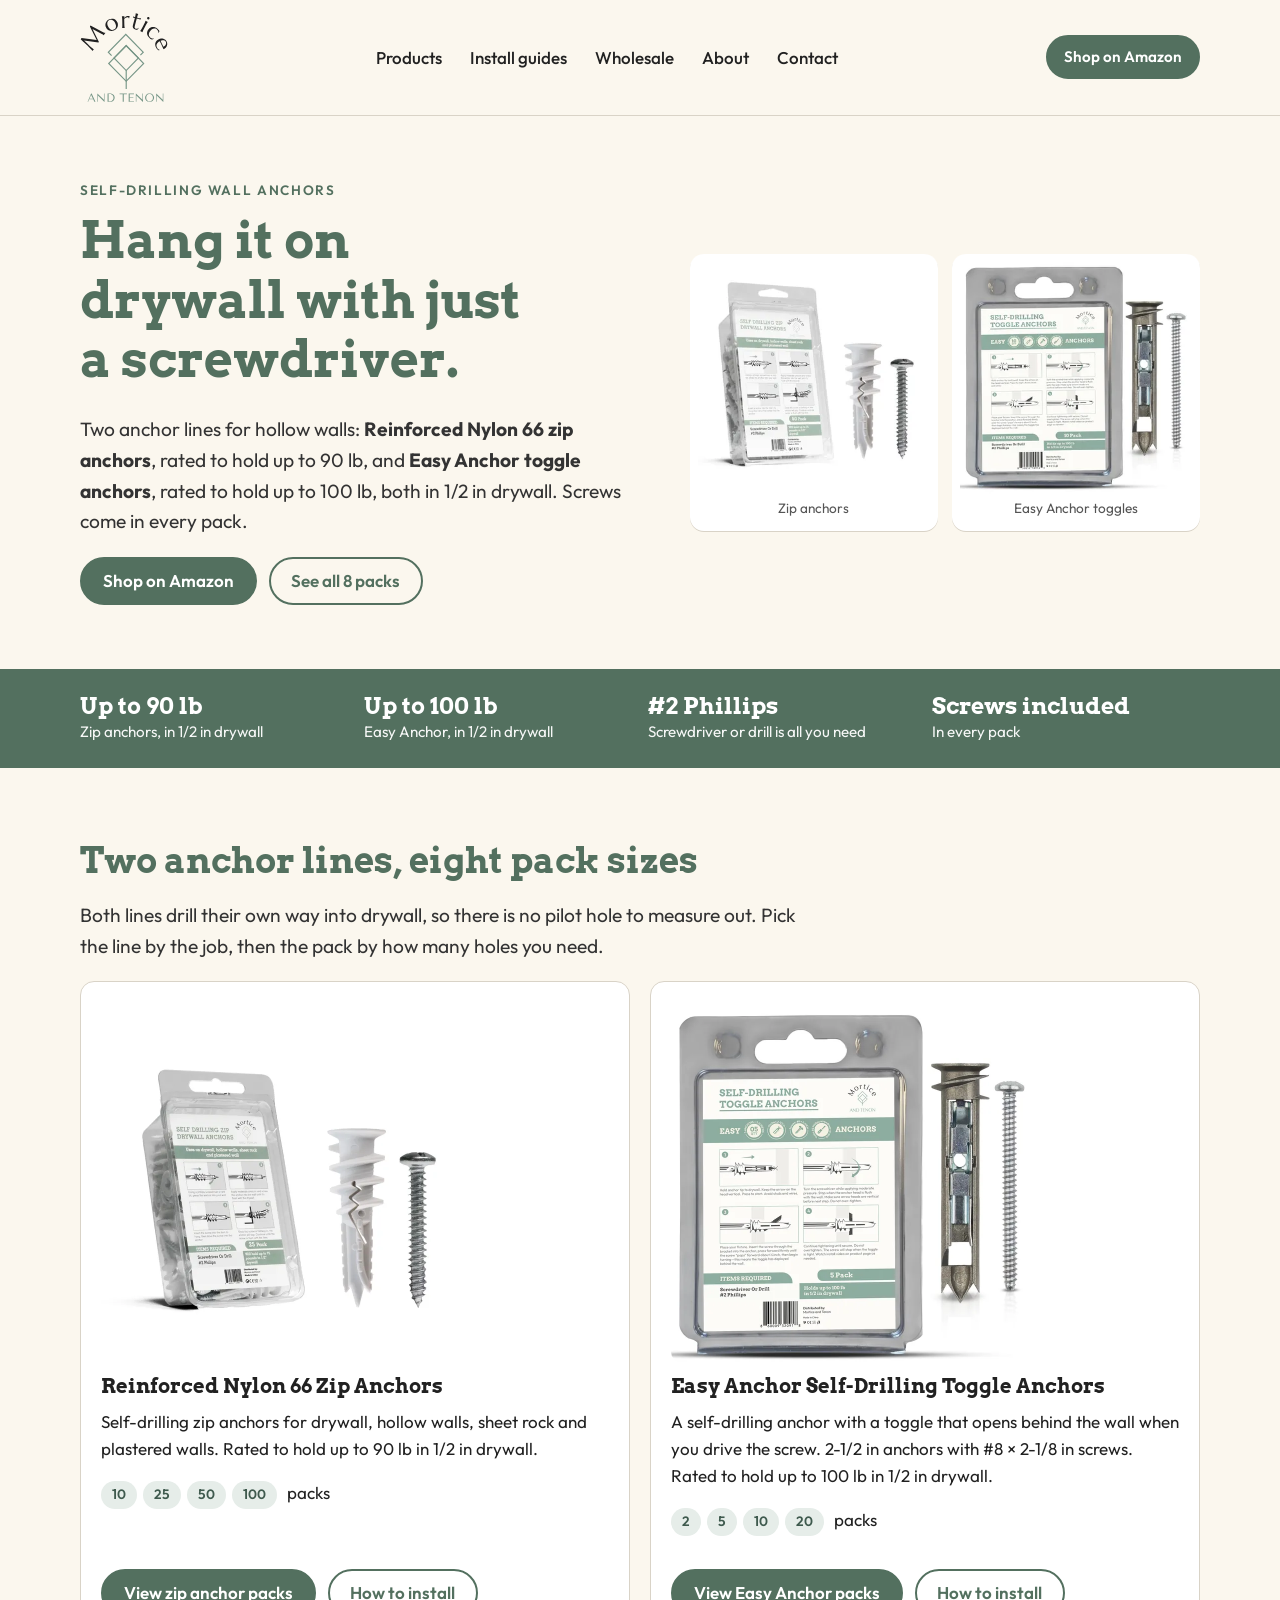
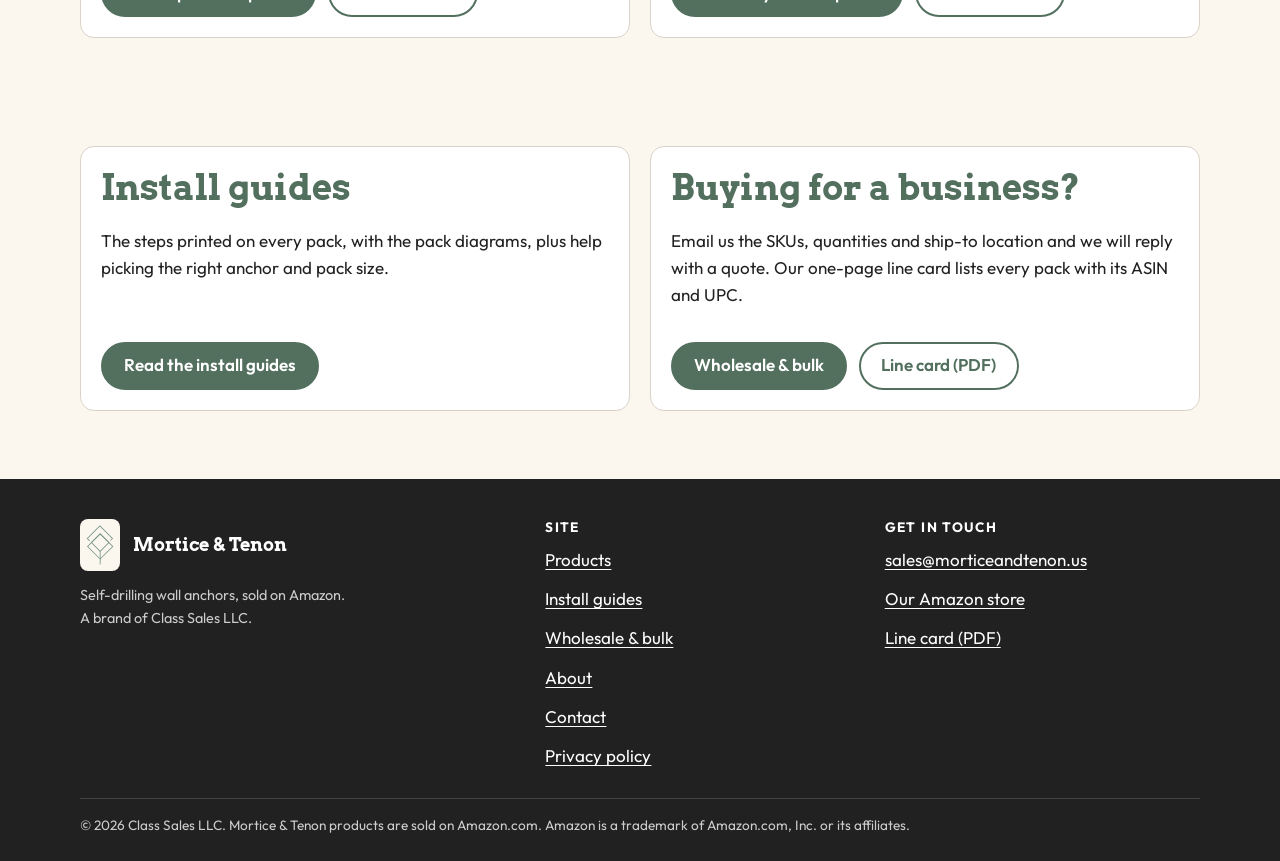
<file: docs/index.html>
<!doctype html>
<html lang="en">
<head>
<meta charset="utf-8">
<meta name="viewport" content="width=device-width, initial-scale=1">
<title>Mortice &amp; Tenon | Self-drilling drywall anchors</title>
<meta name="description" content="Reinforced Nylon 66 zip anchors (up to 90 lb) and Easy Anchor self-drilling toggle anchors (up to 100 lb) for 1/2 in drywall. Screws included. Sold on Amazon.">
<link rel="canonical" href="https://morticeandtenon.us/">
<meta property="og:type" content="website">
<meta property="og:site_name" content="Mortice &amp; Tenon">
<meta property="og:title" content="Mortice &amp; Tenon | Self-drilling drywall anchors">
<meta property="og:description" content="Reinforced Nylon 66 zip anchors (up to 90 lb) and Easy Anchor self-drilling toggle anchors (up to 100 lb) for 1/2 in drywall. Screws included. Sold on Amazon.">
<meta property="og:url" content="https://morticeandtenon.us/">
<meta property="og:image" content="https://morticeandtenon.us/assets/img/og-card.jpg">
<meta property="og:image:width" content="1200">
<meta property="og:image:height" content="630">
<meta property="og:image:alt" content="Mortice and Tenon logo with a zip anchor pack and an Easy Anchor toggle pack">
<meta name="twitter:card" content="summary_large_image">
<meta name="theme-color" content="#fbf7ee">
<link rel="icon" href="favicon.ico" sizes="48x48">
<link rel="icon" href="favicon.svg" type="image/svg+xml">
<link rel="apple-touch-icon" href="apple-touch-icon.png">
<link rel="preload" href="assets/fonts/arvo-bold.woff2" as="font" type="font/woff2" crossorigin>
<link rel="preload" href="assets/fonts/outfit-var.woff2" as="font" type="font/woff2" crossorigin>
<link rel="stylesheet" href="assets/css/site.css">
<script type="application/ld+json">
{"@context":"https://schema.org","@type":"Organization","name":"Mortice & Tenon","legalName":"Class Sales LLC","url":"https://morticeandtenon.us/","logo":"https://morticeandtenon.us/assets/img/icon-512.png","email":"sales@morticeandtenon.us","sameAs":["https://www.amazon.com/stores/MorticeandTenon/page/23B660B1-6647-4219-BD65-AD7AA288E650"]}
</script>
</head>
<body>
<a class="skip" href="#main">Skip to content</a>
<header class="site-header">
  <div class="wrap header-inner">
    <a class="brand" href="./"><img src="assets/img/logo.svg" alt="Mortice and Tenon, home" width="88" height="91"></a>
    <nav class="site-nav" aria-label="Main">
      <ul>
        <li><a href="products/">Products</a></li>
        <li><a href="install/">Install guides</a></li>
        <li><a href="wholesale/">Wholesale</a></li>
        <li><a href="about/">About</a></li>
        <li><a href="contact/">Contact</a></li>
      </ul>
    </nav>
    <a class="btn btn-small" href="https://www.amazon.com/stores/MorticeandTenon/page/23B660B1-6647-4219-BD65-AD7AA288E650">Shop on Amazon</a>
  </div>
</header>
<main id="main">
  <section class="hero">
    <div class="wrap hero-grid">
      <div>
        <p class="eyebrow">Self-drilling wall anchors</p>
        <h1>Hang it on drywall with just a screwdriver.</h1>
        <p class="lead">Two anchor lines for hollow walls: <strong>Reinforced Nylon 66 zip anchors</strong>, rated to hold up to 90&nbsp;lb, and <strong>Easy Anchor toggle anchors</strong>, rated to hold up to 100&nbsp;lb, both in 1/2&nbsp;in drywall. Screws come in every pack.</p>
        <div class="btn-row">
          <a class="btn" href="https://www.amazon.com/stores/MorticeandTenon/page/23B660B1-6647-4219-BD65-AD7AA288E650">Shop on Amazon</a>
          <a class="btn btn-ghost" href="products/">See all 8 packs</a>
        </div>
      </div>
      <div class="hero-shots">
        <figure><img src="assets/img/products/zip-50-360.webp" srcset="assets/img/products/zip-50-360.webp 360w, assets/img/products/zip-50-720.webp 720w" sizes="(min-width: 900px) 250px, 45vw" width="360" height="360" alt="Zip drywall anchors 50 pack with one anchor and screw" fetchpriority="high"><figcaption>Zip anchors</figcaption></figure>
        <figure><img src="assets/img/products/ea-10-360.webp" srcset="assets/img/products/ea-10-360.webp 360w, assets/img/products/ea-10-720.webp 720w" sizes="(min-width: 900px) 250px, 45vw" width="360" height="360" alt="Easy Anchor self-drilling toggle anchors 10 pack with one anchor and screw"><figcaption>Easy Anchor toggles</figcaption></figure>
      </div>
    </div>
  </section>

  <section class="band" aria-label="Key facts">
    <ul class="facts wrap">
      <li><strong>Up to 90 lb</strong><span>Zip anchors, in 1/2 in drywall</span></li>
      <li><strong>Up to 100 lb</strong><span>Easy Anchor, in 1/2 in drywall</span></li>
      <li><strong>#2 Phillips</strong><span>Screwdriver or drill is all you need</span></li>
      <li><strong>Screws included</strong><span>In every pack</span></li>
    </ul>
  </section>

  <section class="section">
    <div class="wrap">
      <h2>Two anchor lines, eight pack sizes</h2>
      <p class="lead">Both lines drill their own way into drywall, so there is no pilot hole to measure out. Pick the line by the job, then the pack by how many holes you need.</p>
      <div class="grid-2">
        <article class="card line-card">
          <img src="assets/img/products/zip-25-360.webp" srcset="assets/img/products/zip-25-360.webp 360w, assets/img/products/zip-25-720.webp 720w" sizes="(min-width: 640px) 45vw, 90vw" width="360" height="360" alt="Zip drywall anchors 25 pack with one anchor and screw" loading="lazy" decoding="async">
          <h3>Reinforced Nylon 66 Zip Anchors</h3>
          <p>Self-drilling zip anchors for drywall, hollow walls, sheet rock and plastered walls. Rated to hold up to 90&nbsp;lb in 1/2&nbsp;in drywall.</p>
          <p><span class="tag">10</span><span class="tag">25</span><span class="tag">50</span><span class="tag">100</span> packs</p>
          <div class="btn-row">
            <a class="btn" href="products/#zip-anchors">View zip anchor packs</a>
            <a class="btn btn-ghost" href="install/#zip-anchors">How to install</a>
          </div>
        </article>
        <article class="card line-card">
          <img src="assets/img/products/ea-5-360.webp" srcset="assets/img/products/ea-5-360.webp 360w, assets/img/products/ea-5-720.webp 720w" sizes="(min-width: 640px) 45vw, 90vw" width="360" height="360" alt="Easy Anchor self-drilling toggle anchors 5 pack with one anchor and screw" loading="lazy" decoding="async">
          <h3>Easy Anchor Self-Drilling Toggle Anchors</h3>
          <p>A self-drilling anchor with a toggle that opens behind the wall when you drive the screw. 2-1/2&nbsp;in anchors with #8&nbsp;&times;&nbsp;2-1/8&nbsp;in screws. Rated to hold up to 100&nbsp;lb in 1/2&nbsp;in drywall.</p>
          <p><span class="tag">2</span><span class="tag">5</span><span class="tag">10</span><span class="tag">20</span> packs</p>
          <div class="btn-row">
            <a class="btn" href="products/#easy-anchor">View Easy Anchor packs</a>
            <a class="btn btn-ghost" href="install/#easy-anchor">How to install</a>
          </div>
        </article>
      </div>
    </div>
  </section>

  <section class="section-tight">
    <div class="wrap grid-2">
      <div class="card">
        <h2>Install guides</h2>
        <p>The steps printed on every pack, with the pack diagrams, plus help picking the right anchor and pack size.</p>
        <div class="btn-row"><a class="btn" href="install/">Read the install guides</a></div>
      </div>
      <div class="card">
        <h2>Buying for a business?</h2>
        <p>Email us the SKUs, quantities and ship-to location and we will reply with a quote. Our one-page line card lists every pack with its ASIN and UPC.</p>
        <div class="btn-row">
          <a class="btn" href="wholesale/">Wholesale &amp; bulk</a>
          <a class="btn btn-ghost" href="downloads/mortice-and-tenon-line-card.pdf">Line card (PDF)</a>
        </div>
      </div>
    </div>
  </section>
</main>
<footer class="site-footer">
  <div class="wrap footer-grid">
    <div>
      <div class="footer-brand"><img class="mark" src="assets/img/mark.svg" alt="" width="40" height="56"><b>Mortice &amp; Tenon</b></div>
      <p class="small" style="color:#ccc;margin-top:0.8rem">Self-drilling wall anchors, sold on Amazon.<br>A brand of Class Sales LLC.</p>
    </div>
    <nav aria-label="Footer">
      <h2>Site</h2>
      <ul>
        <li><a href="products/">Products</a></li>
        <li><a href="install/">Install guides</a></li>
        <li><a href="wholesale/">Wholesale &amp; bulk</a></li>
        <li><a href="about/">About</a></li>
        <li><a href="contact/">Contact</a></li>
        <li><a href="privacy/">Privacy policy</a></li>
      </ul>
    </nav>
    <div>
      <h2>Get in touch</h2>
      <ul>
        <li><a href="mailto:sales@morticeandtenon.us">sales@morticeandtenon.us</a></li>
        <li><a href="https://www.amazon.com/stores/MorticeandTenon/page/23B660B1-6647-4219-BD65-AD7AA288E650">Our Amazon store</a></li>
        <li><a href="downloads/mortice-and-tenon-line-card.pdf">Line card (PDF)</a></li>
      </ul>
    </div>
  </div>
  <div class="wrap fine">
    <p style="margin:0">&copy; 2026 Class Sales LLC. Mortice &amp; Tenon products are sold on Amazon.com. Amazon is a trademark of Amazon.com, Inc. or its affiliates.</p>
  </div>
</footer>
</body>
</html>
</file>
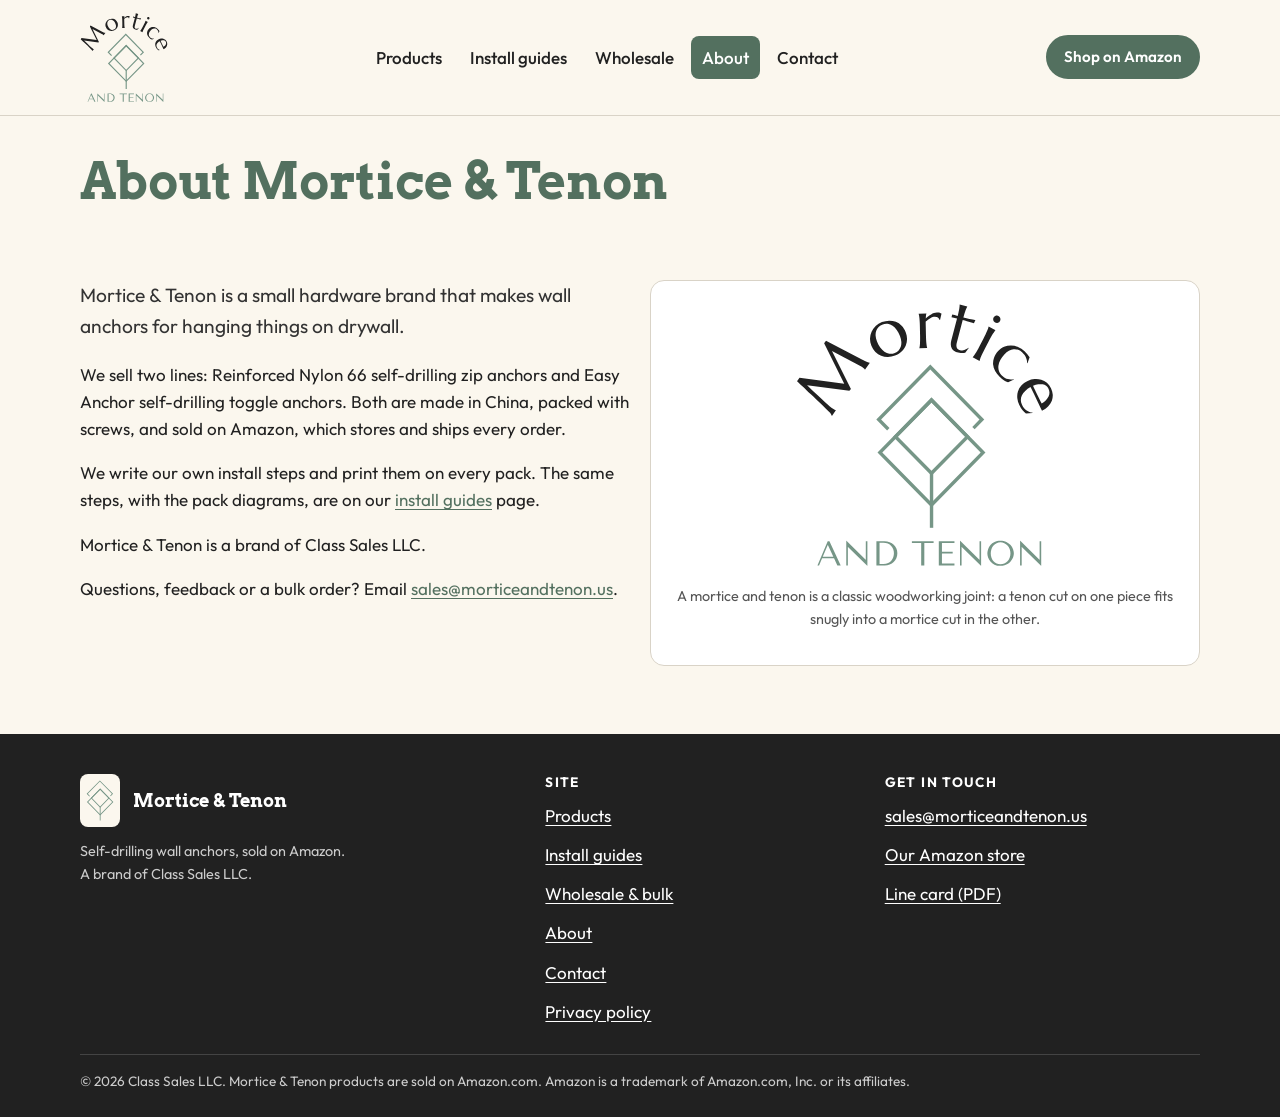
<file: docs/about/index.html>
<!doctype html>
<html lang="en">
<head>
<meta charset="utf-8">
<meta name="viewport" content="width=device-width, initial-scale=1">
<title>About | Mortice &amp; Tenon</title>
<meta name="description" content="Mortice &amp; Tenon sells self-drilling zip drywall anchors and Easy Anchor toggle anchors on Amazon. A brand of Class Sales LLC.">
<link rel="canonical" href="https://morticeandtenon.us/about/">
<meta property="og:type" content="website">
<meta property="og:site_name" content="Mortice &amp; Tenon">
<meta property="og:title" content="About | Mortice &amp; Tenon">
<meta property="og:description" content="Mortice &amp; Tenon sells self-drilling zip drywall anchors and Easy Anchor toggle anchors on Amazon. A brand of Class Sales LLC.">
<meta property="og:url" content="https://morticeandtenon.us/about/">
<meta property="og:image" content="https://morticeandtenon.us/assets/img/og-card.jpg">
<meta property="og:image:width" content="1200">
<meta property="og:image:height" content="630">
<meta property="og:image:alt" content="Mortice and Tenon logo with a zip anchor pack and an Easy Anchor toggle pack">
<meta name="twitter:card" content="summary_large_image">
<meta name="theme-color" content="#fbf7ee">
<link rel="icon" href="../favicon.ico" sizes="48x48">
<link rel="icon" href="../favicon.svg" type="image/svg+xml">
<link rel="apple-touch-icon" href="../apple-touch-icon.png">
<link rel="preload" href="../assets/fonts/arvo-bold.woff2" as="font" type="font/woff2" crossorigin>
<link rel="preload" href="../assets/fonts/outfit-var.woff2" as="font" type="font/woff2" crossorigin>
<link rel="stylesheet" href="../assets/css/site.css">
</head>
<body>
<a class="skip" href="#main">Skip to content</a>
<header class="site-header">
  <div class="wrap header-inner">
    <a class="brand" href="../"><img src="../assets/img/logo.svg" alt="Mortice and Tenon, home" width="88" height="91"></a>
    <nav class="site-nav" aria-label="Main">
      <ul>
        <li><a href="../products/">Products</a></li>
        <li><a href="../install/">Install guides</a></li>
        <li><a href="../wholesale/">Wholesale</a></li>
        <li><a href="../about/" aria-current="page">About</a></li>
        <li><a href="../contact/">Contact</a></li>
      </ul>
    </nav>
    <a class="btn btn-small" href="https://www.amazon.com/stores/MorticeandTenon/page/23B660B1-6647-4219-BD65-AD7AA288E650">Shop on Amazon</a>
  </div>
</header>
<main id="main">
  <div class="page-head wrap">
    <h1>About Mortice &amp; Tenon</h1>
  </div>
  <section class="section-tight">
    <div class="wrap grid-2">
      <div>
        <p class="lead">Mortice &amp; Tenon is a small hardware brand that makes wall anchors for hanging things on drywall.</p>
        <p>We sell two lines: Reinforced Nylon 66 self-drilling zip anchors and Easy Anchor self-drilling toggle anchors. Both are made in China, packed with screws, and sold on Amazon, which stores and ships every order.</p>
        <p>We write our own install steps and print them on every pack. The same steps, with the pack diagrams, are on our <a href="../install/">install guides</a> page.</p>
        <p>Mortice &amp; Tenon is a brand of Class Sales LLC.</p>
        <p>Questions, feedback or a bulk order? Email <a href="mailto:sales@morticeandtenon.us">sales@morticeandtenon.us</a>.</p>
      </div>
      <div class="card" style="align-items:center;text-align:center">
        <img src="../assets/img/logo.svg" alt="Mortice and Tenon logo" width="260" height="268" loading="lazy">
        <p class="small" style="margin-top:1rem">A mortice and tenon is a classic woodworking joint: a tenon cut on one piece fits snugly into a mortice cut in the other.</p>
      </div>
    </div>
  </section>
</main>
<footer class="site-footer">
  <div class="wrap footer-grid">
    <div>
      <div class="footer-brand"><img class="mark" src="../assets/img/mark.svg" alt="" width="40" height="56"><b>Mortice &amp; Tenon</b></div>
      <p class="small" style="color:#ccc;margin-top:0.8rem">Self-drilling wall anchors, sold on Amazon.<br>A brand of Class Sales LLC.</p>
    </div>
    <nav aria-label="Footer">
      <h2>Site</h2>
      <ul>
        <li><a href="../products/">Products</a></li>
        <li><a href="../install/">Install guides</a></li>
        <li><a href="../wholesale/">Wholesale &amp; bulk</a></li>
        <li><a href="../about/">About</a></li>
        <li><a href="../contact/">Contact</a></li>
        <li><a href="../privacy/">Privacy policy</a></li>
      </ul>
    </nav>
    <div>
      <h2>Get in touch</h2>
      <ul>
        <li><a href="mailto:sales@morticeandtenon.us">sales@morticeandtenon.us</a></li>
        <li><a href="https://www.amazon.com/stores/MorticeandTenon/page/23B660B1-6647-4219-BD65-AD7AA288E650">Our Amazon store</a></li>
        <li><a href="../downloads/mortice-and-tenon-line-card.pdf">Line card (PDF)</a></li>
      </ul>
    </div>
  </div>
  <div class="wrap fine">
    <p style="margin:0">&copy; 2026 Class Sales LLC. Mortice &amp; Tenon products are sold on Amazon.com. Amazon is a trademark of Amazon.com, Inc. or its affiliates.</p>
  </div>
</footer>
</body>
</html>
</file>
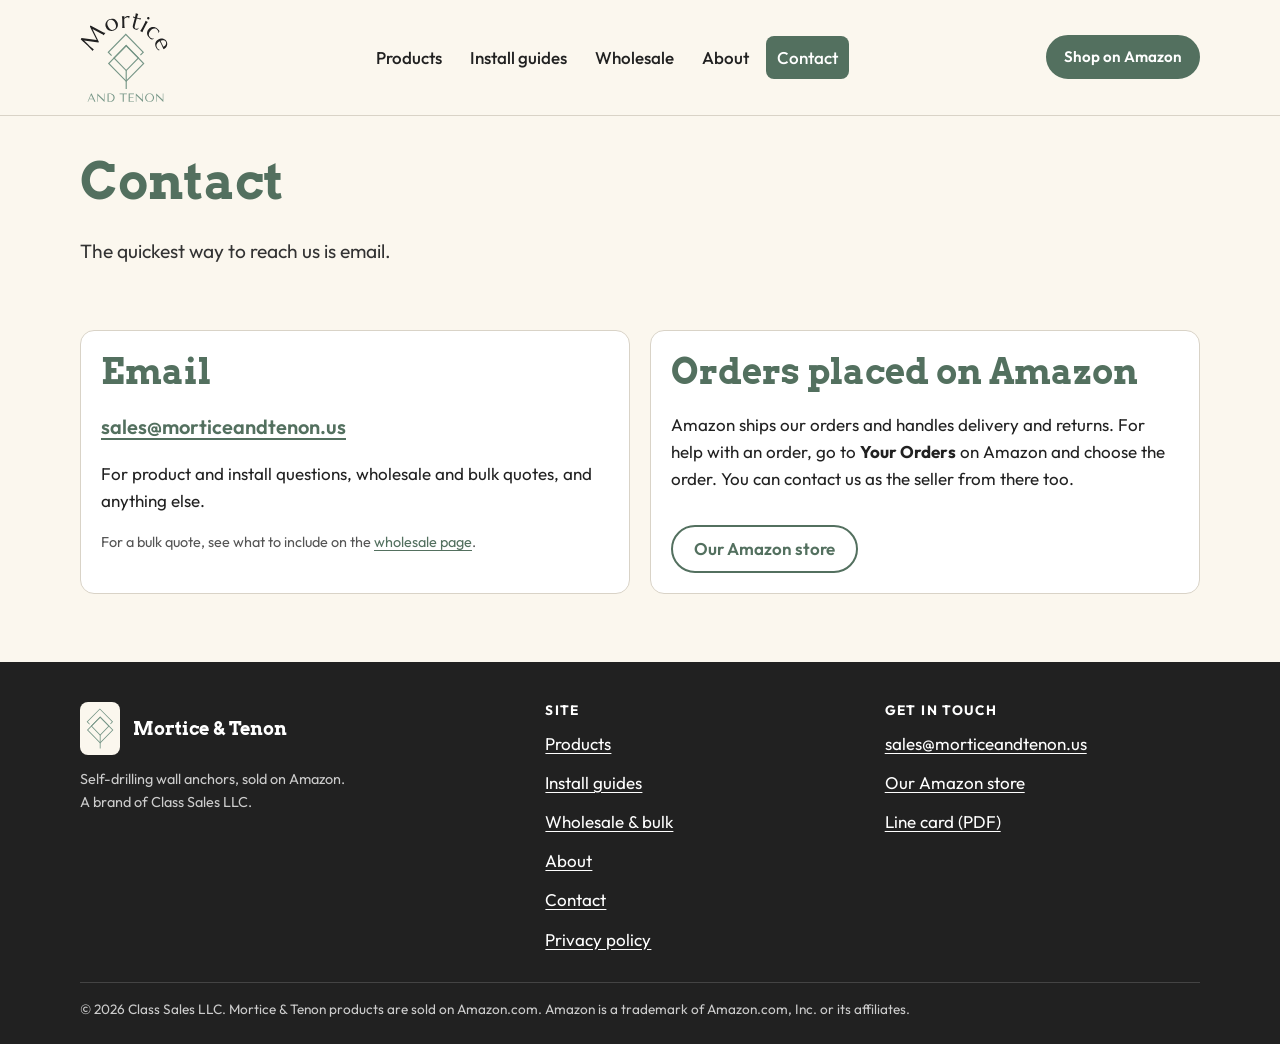
<file: docs/contact/index.html>
<!doctype html>
<html lang="en">
<head>
<meta charset="utf-8">
<meta name="viewport" content="width=device-width, initial-scale=1">
<title>Contact | Mortice &amp; Tenon</title>
<meta name="description" content="Email Mortice &amp; Tenon about products, install questions or wholesale quotes.">
<link rel="canonical" href="https://morticeandtenon.us/contact/">
<meta property="og:type" content="website">
<meta property="og:site_name" content="Mortice &amp; Tenon">
<meta property="og:title" content="Contact | Mortice &amp; Tenon">
<meta property="og:description" content="Email Mortice &amp; Tenon about products, install questions or wholesale quotes.">
<meta property="og:url" content="https://morticeandtenon.us/contact/">
<meta property="og:image" content="https://morticeandtenon.us/assets/img/og-card.jpg">
<meta property="og:image:width" content="1200">
<meta property="og:image:height" content="630">
<meta property="og:image:alt" content="Mortice and Tenon logo with a zip anchor pack and an Easy Anchor toggle pack">
<meta name="twitter:card" content="summary_large_image">
<meta name="theme-color" content="#fbf7ee">
<link rel="icon" href="../favicon.ico" sizes="48x48">
<link rel="icon" href="../favicon.svg" type="image/svg+xml">
<link rel="apple-touch-icon" href="../apple-touch-icon.png">
<link rel="preload" href="../assets/fonts/arvo-bold.woff2" as="font" type="font/woff2" crossorigin>
<link rel="preload" href="../assets/fonts/outfit-var.woff2" as="font" type="font/woff2" crossorigin>
<link rel="stylesheet" href="../assets/css/site.css">
</head>
<body>
<a class="skip" href="#main">Skip to content</a>
<header class="site-header">
  <div class="wrap header-inner">
    <a class="brand" href="../"><img src="../assets/img/logo.svg" alt="Mortice and Tenon, home" width="88" height="91"></a>
    <nav class="site-nav" aria-label="Main">
      <ul>
        <li><a href="../products/">Products</a></li>
        <li><a href="../install/">Install guides</a></li>
        <li><a href="../wholesale/">Wholesale</a></li>
        <li><a href="../about/">About</a></li>
        <li><a href="../contact/" aria-current="page">Contact</a></li>
      </ul>
    </nav>
    <a class="btn btn-small" href="https://www.amazon.com/stores/MorticeandTenon/page/23B660B1-6647-4219-BD65-AD7AA288E650">Shop on Amazon</a>
  </div>
</header>
<main id="main">
  <div class="page-head wrap">
    <h1>Contact</h1>
    <p class="lead">The quickest way to reach us is email.</p>
  </div>
  <section class="section-tight">
    <div class="wrap grid-2">
      <div class="card">
        <h2>Email</h2>
        <p><a href="mailto:sales@morticeandtenon.us" style="font-size:1.25rem;font-weight:600">sales@morticeandtenon.us</a></p>
        <p>For product and install questions, wholesale and bulk quotes, and anything else.</p>
        <p class="small">For a bulk quote, see what to include on the <a href="../wholesale/">wholesale page</a>.</p>
      </div>
      <div class="card">
        <h2>Orders placed on Amazon</h2>
        <p>Amazon ships our orders and handles delivery and returns. For help with an order, go to <strong>Your Orders</strong> on Amazon and choose the order. You can contact us as the seller from there too.</p>
        <div class="btn-row"><a class="btn btn-ghost" href="https://www.amazon.com/stores/MorticeandTenon/page/23B660B1-6647-4219-BD65-AD7AA288E650">Our Amazon store</a></div>
      </div>
    </div>
  </section>
</main>
<footer class="site-footer">
  <div class="wrap footer-grid">
    <div>
      <div class="footer-brand"><img class="mark" src="../assets/img/mark.svg" alt="" width="40" height="56"><b>Mortice &amp; Tenon</b></div>
      <p class="small" style="color:#ccc;margin-top:0.8rem">Self-drilling wall anchors, sold on Amazon.<br>A brand of Class Sales LLC.</p>
    </div>
    <nav aria-label="Footer">
      <h2>Site</h2>
      <ul>
        <li><a href="../products/">Products</a></li>
        <li><a href="../install/">Install guides</a></li>
        <li><a href="../wholesale/">Wholesale &amp; bulk</a></li>
        <li><a href="../about/">About</a></li>
        <li><a href="../contact/">Contact</a></li>
        <li><a href="../privacy/">Privacy policy</a></li>
      </ul>
    </nav>
    <div>
      <h2>Get in touch</h2>
      <ul>
        <li><a href="mailto:sales@morticeandtenon.us">sales@morticeandtenon.us</a></li>
        <li><a href="https://www.amazon.com/stores/MorticeandTenon/page/23B660B1-6647-4219-BD65-AD7AA288E650">Our Amazon store</a></li>
        <li><a href="../downloads/mortice-and-tenon-line-card.pdf">Line card (PDF)</a></li>
      </ul>
    </div>
  </div>
  <div class="wrap fine">
    <p style="margin:0">&copy; 2026 Class Sales LLC. Mortice &amp; Tenon products are sold on Amazon.com. Amazon is a trademark of Amazon.com, Inc. or its affiliates.</p>
  </div>
</footer>
</body>
</html>
</file>
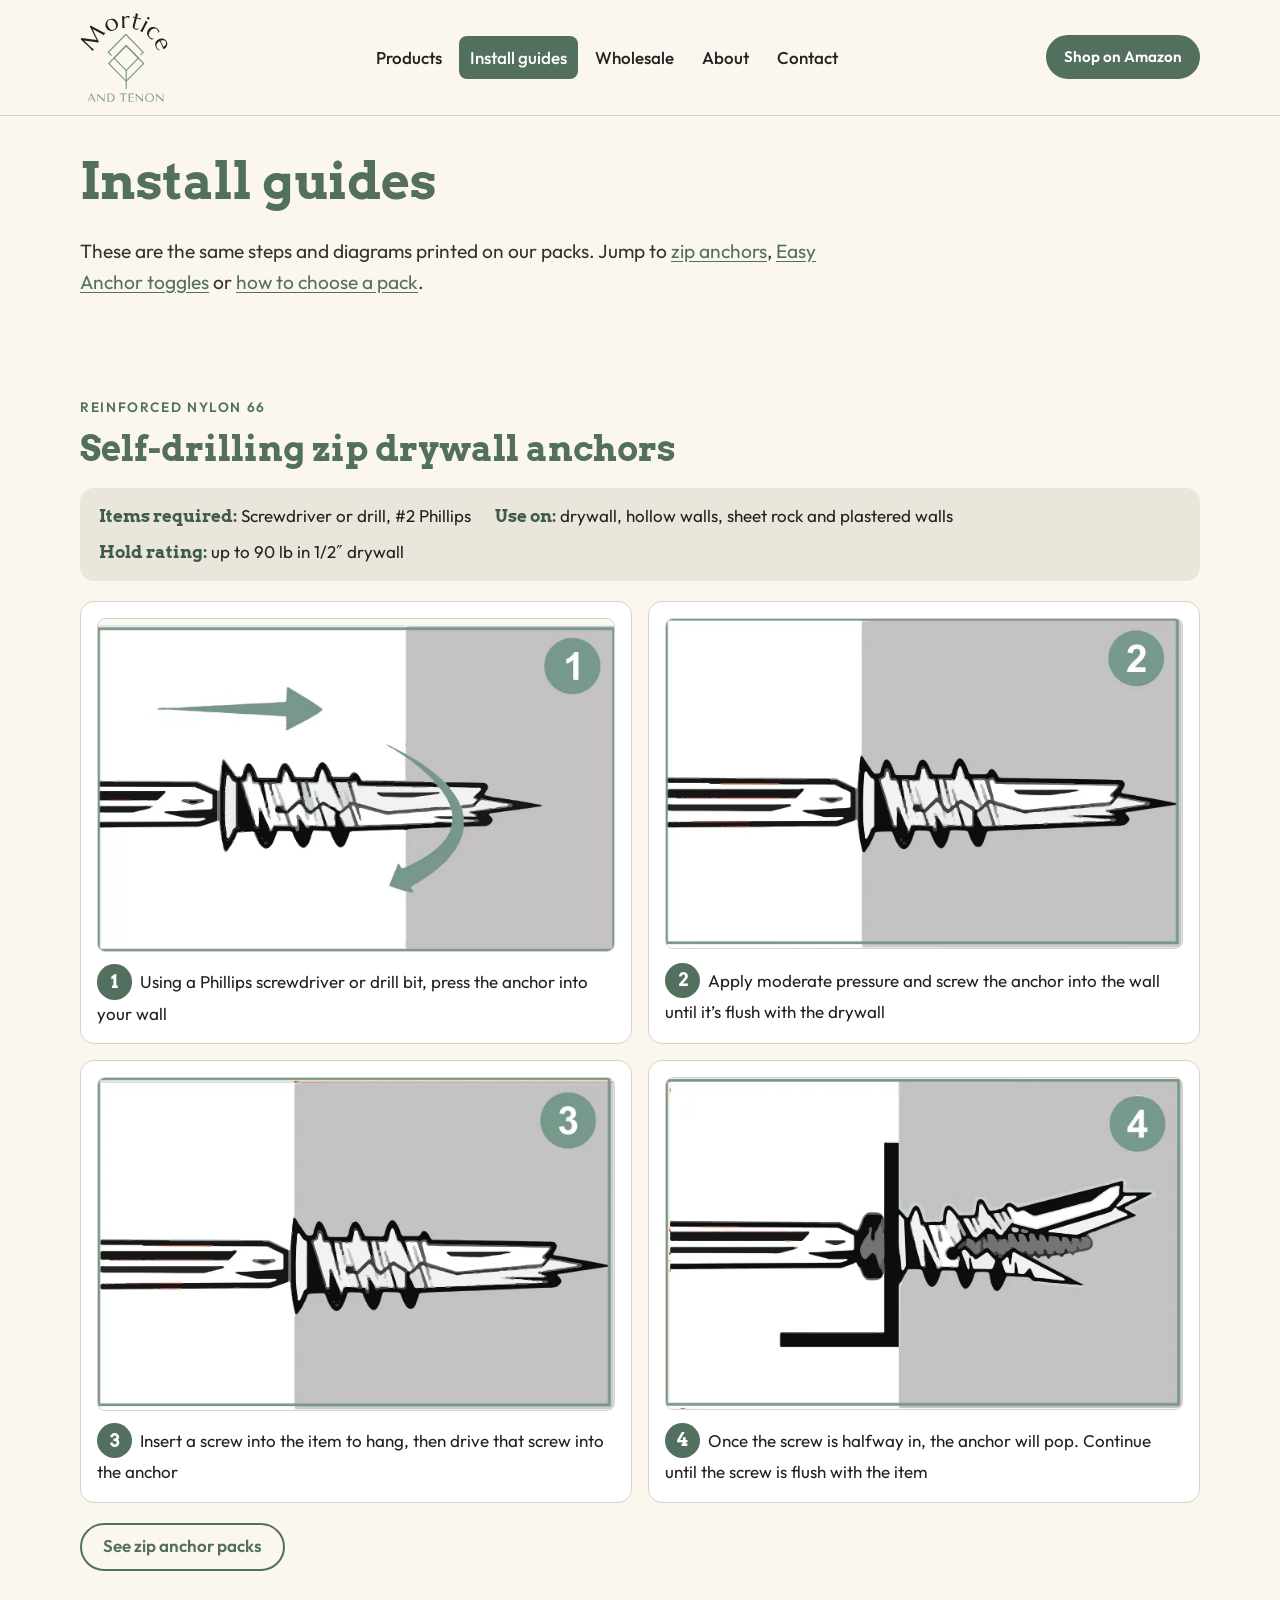
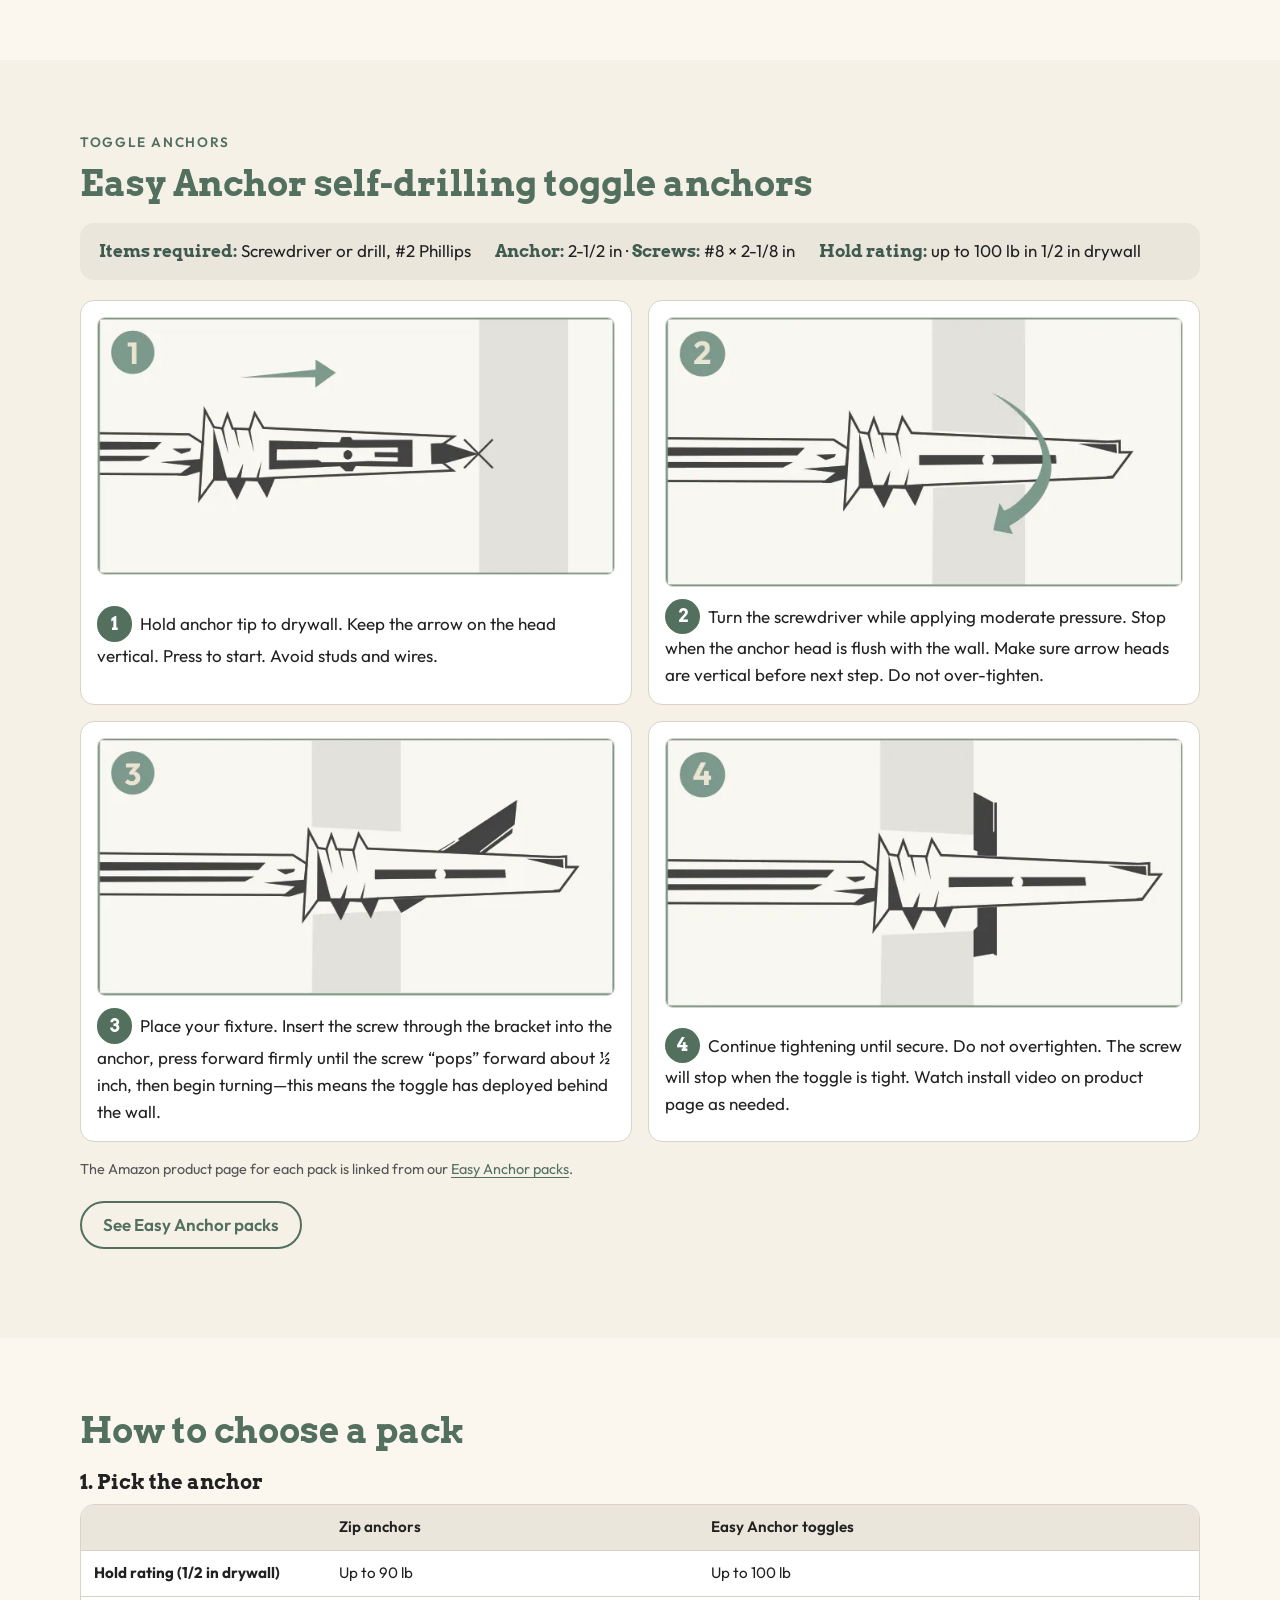
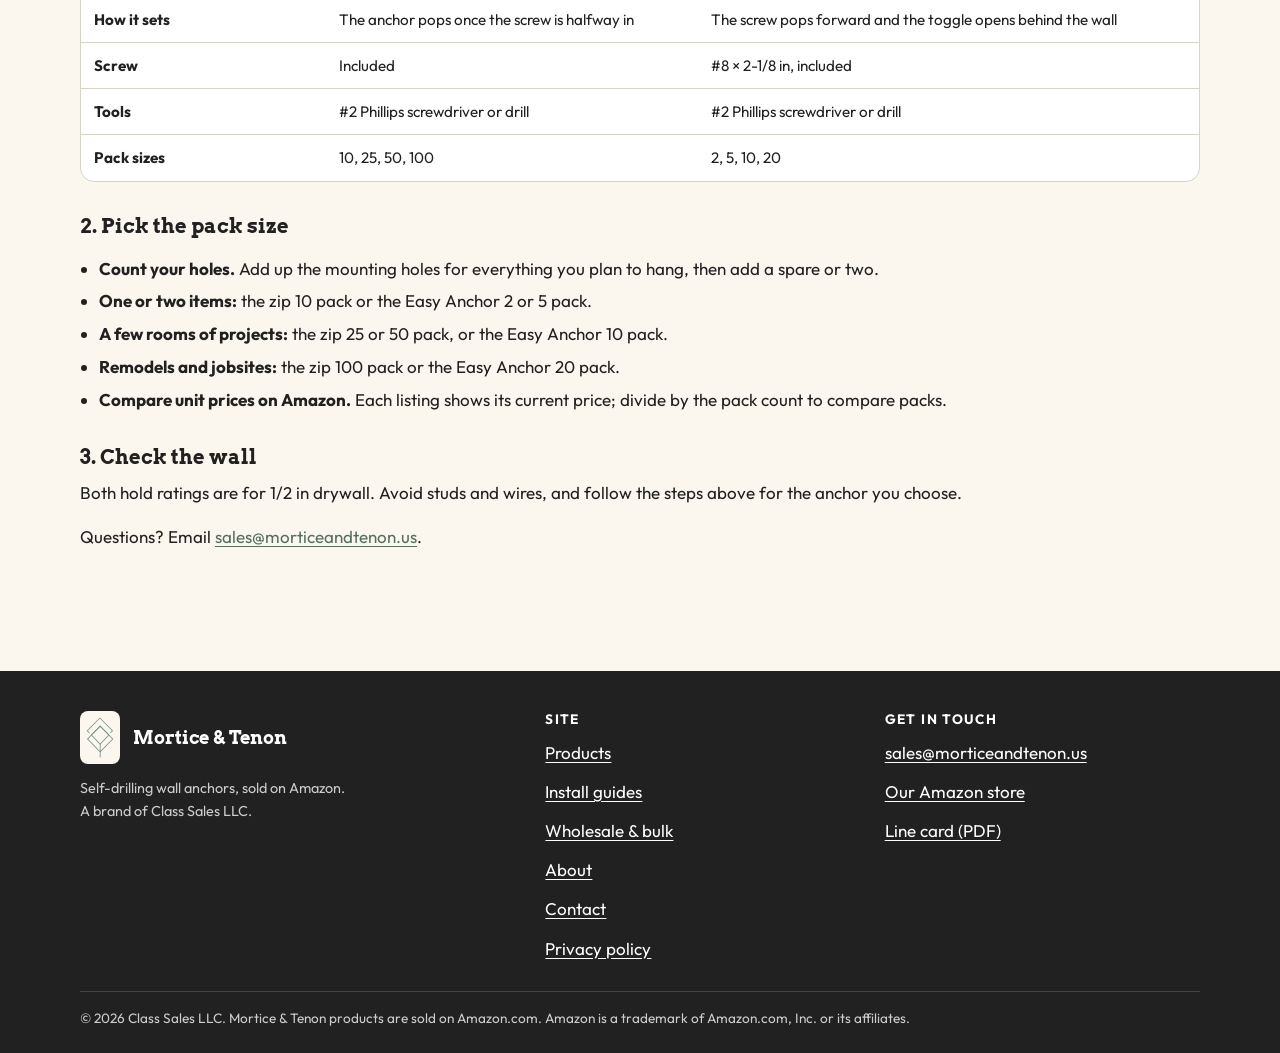
<file: docs/install/index.html>
<!doctype html>
<html lang="en">
<head>
<meta charset="utf-8">
<meta name="viewport" content="width=device-width, initial-scale=1">
<title>Install guides | Mortice &amp; Tenon</title>
<meta name="description" content="How to install Mortice &amp; Tenon zip drywall anchors and Easy Anchor self-drilling toggle anchors, step by step, plus how to choose the right anchor and pack size.">
<link rel="canonical" href="https://morticeandtenon.us/install/">
<meta property="og:type" content="website">
<meta property="og:site_name" content="Mortice &amp; Tenon">
<meta property="og:title" content="Install guides | Mortice &amp; Tenon">
<meta property="og:description" content="How to install Mortice &amp; Tenon zip drywall anchors and Easy Anchor self-drilling toggle anchors, step by step, plus how to choose the right anchor and pack size.">
<meta property="og:url" content="https://morticeandtenon.us/install/">
<meta property="og:image" content="https://morticeandtenon.us/assets/img/og-card.jpg">
<meta property="og:image:width" content="1200">
<meta property="og:image:height" content="630">
<meta property="og:image:alt" content="Mortice and Tenon logo with a zip anchor pack and an Easy Anchor toggle pack">
<meta name="twitter:card" content="summary_large_image">
<meta name="theme-color" content="#fbf7ee">
<link rel="icon" href="../favicon.ico" sizes="48x48">
<link rel="icon" href="../favicon.svg" type="image/svg+xml">
<link rel="apple-touch-icon" href="../apple-touch-icon.png">
<link rel="preload" href="../assets/fonts/arvo-bold.woff2" as="font" type="font/woff2" crossorigin>
<link rel="preload" href="../assets/fonts/outfit-var.woff2" as="font" type="font/woff2" crossorigin>
<link rel="stylesheet" href="../assets/css/site.css">
</head>
<body>
<a class="skip" href="#main">Skip to content</a>
<header class="site-header">
  <div class="wrap header-inner">
    <a class="brand" href="../"><img src="../assets/img/logo.svg" alt="Mortice and Tenon, home" width="88" height="91"></a>
    <nav class="site-nav" aria-label="Main">
      <ul>
        <li><a href="../products/">Products</a></li>
        <li><a href="../install/" aria-current="page">Install guides</a></li>
        <li><a href="../wholesale/">Wholesale</a></li>
        <li><a href="../about/">About</a></li>
        <li><a href="../contact/">Contact</a></li>
      </ul>
    </nav>
    <a class="btn btn-small" href="https://www.amazon.com/stores/MorticeandTenon/page/23B660B1-6647-4219-BD65-AD7AA288E650">Shop on Amazon</a>
  </div>
</header>
<main id="main">
  <div class="page-head wrap">
    <h1>Install guides</h1>
    <p class="lead">These are the same steps and diagrams printed on our packs. Jump to <a href="#zip-anchors">zip anchors</a>, <a href="#easy-anchor">Easy Anchor toggles</a> or <a href="#choose">how to choose a pack</a>.</p>
  </div>

  <section class="section" id="zip-anchors" aria-labelledby="zip-guide">
    <div class="wrap">
      <p class="eyebrow">Reinforced Nylon 66</p>
      <h2 id="zip-guide">Self-drilling zip drywall anchors</h2>
      <div class="need">
        <span><b>Items required:</b> Screwdriver or drill, #2 Phillips</span>
        <span><b>Use on:</b> drywall, hollow walls, sheet rock and plastered walls</span>
        <span><b>Hold rating:</b> up to 90 lb in 1/2&Prime; drywall</span>
      </div>
      <ol class="steps">
        <li class="step">
          <img src="../assets/img/install/zip-step-1.webp" width="641" height="413" alt="Zip anchor step 1 diagram from the pack label" loading="lazy" decoding="async">
          <p><span class="step-num" aria-hidden="true">1</span><span class="visually-hidden">Step 1: </span>Using a Phillips screwdriver or drill bit, press the anchor into your wall</p>
        </li>
        <li class="step">
          <img src="../assets/img/install/zip-step-2.webp" width="641" height="409" alt="Zip anchor step 2 diagram from the pack label" loading="lazy" decoding="async">
          <p><span class="step-num" aria-hidden="true">2</span><span class="visually-hidden">Step 2: </span>Apply moderate pressure and screw the anchor into the wall until it’s flush with the drywall</p>
        </li>
        <li class="step">
          <img src="../assets/img/install/zip-step-3.webp" width="641" height="413" alt="Zip anchor step 3 diagram from the pack label" loading="lazy" decoding="async">
          <p><span class="step-num" aria-hidden="true">3</span><span class="visually-hidden">Step 3: </span>Insert a screw into the item to hang, then drive that screw into the anchor</p>
        </li>
        <li class="step">
          <img src="../assets/img/install/zip-step-4.webp" width="641" height="412" alt="Zip anchor step 4 diagram from the pack label" loading="lazy" decoding="async">
          <p><span class="step-num" aria-hidden="true">4</span><span class="visually-hidden">Step 4: </span>Once the screw is halfway in, the anchor will pop. Continue until the screw is flush with the item</p>
        </li>
      </ol>
      <p class="btn-row"><a class="btn btn-ghost" href="../products/#zip-anchors">See zip anchor packs</a></p>
    </div>
  </section>

  <section class="section alt" id="easy-anchor" aria-labelledby="ea-guide">
    <div class="wrap">
      <p class="eyebrow">Toggle anchors</p>
      <h2 id="ea-guide">Easy Anchor self-drilling toggle anchors</h2>
      <div class="need">
        <span><b>Items required:</b> Screwdriver or drill, #2 Phillips</span>
        <span><b>Anchor:</b> 2-1/2 in &middot; <b>Screws:</b> #8 &times; 2-1/8 in</span>
        <span><b>Hold rating:</b> up to 100 lb in 1/2 in drywall</span>
      </div>
      <ol class="steps">
        <li class="step">
          <img src="../assets/img/install/ea-step-1.webp" width="641" height="318" alt="Easy Anchor step 1 diagram from the pack label" loading="lazy" decoding="async">
          <p><span class="step-num" aria-hidden="true">1</span><span class="visually-hidden">Step 1: </span>Hold anchor tip to drywall. Keep the arrow on the head vertical. Press to start. Avoid studs and wires.</p>
        </li>
        <li class="step">
          <img src="../assets/img/install/ea-step-2.webp" width="641" height="333" alt="Easy Anchor step 2 diagram from the pack label" loading="lazy" decoding="async">
          <p><span class="step-num" aria-hidden="true">2</span><span class="visually-hidden">Step 2: </span>Turn the screwdriver while applying moderate pressure. Stop when the anchor head is flush with the wall. Make sure arrow heads are vertical before next step. Do not over-tighten.</p>
        </li>
        <li class="step">
          <img src="../assets/img/install/ea-step-3.webp" width="641" height="318" alt="Easy Anchor step 3 diagram from the pack label" loading="lazy" decoding="async">
          <p><span class="step-num" aria-hidden="true">3</span><span class="visually-hidden">Step 3: </span>Place your fixture. Insert the screw through the bracket into the anchor, press forward firmly until the screw “pops” forward about ½ inch, then begin turning—this means the toggle has deployed behind the wall.</p>
        </li>
        <li class="step">
          <img src="../assets/img/install/ea-step-4.webp" width="641" height="333" alt="Easy Anchor step 4 diagram from the pack label" loading="lazy" decoding="async">
          <p><span class="step-num" aria-hidden="true">4</span><span class="visually-hidden">Step 4: </span>Continue tightening until secure. Do not overtighten. The screw will stop when the toggle is tight. Watch install video on product page as needed.</p>
        </li>
      </ol>
      <p class="small" style="margin-top:1rem">The Amazon product page for each pack is linked from our <a href="../products/#easy-anchor">Easy Anchor packs</a>.</p>
      <p class="btn-row"><a class="btn btn-ghost" href="../products/#easy-anchor">See Easy Anchor packs</a></p>
    </div>
  </section>

  <section class="section" id="choose" aria-labelledby="choose-title">
    <div class="wrap">
      <h2 id="choose-title">How to choose a pack</h2>
      <h3>1. Pick the anchor</h3>
      <div class="table-wrap" role="region" aria-label="Comparison of the two anchor lines" tabindex="0">
        <table>
          <caption class="visually-hidden">Comparison of the two anchor lines</caption>
          <thead><tr><th scope="col"></th><th scope="col">Zip anchors</th><th scope="col">Easy Anchor toggles</th></tr></thead>
          <tbody>
            <tr><th scope="row">Hold rating (1/2 in drywall)</th><td>Up to 90 lb</td><td>Up to 100 lb</td></tr>
            <tr><th scope="row">How it sets</th><td>The anchor pops once the screw is halfway in</td><td>The screw pops forward and the toggle opens behind the wall</td></tr>
            <tr><th scope="row">Screw</th><td>Included</td><td>#8 &times; 2-1/8 in, included</td></tr>
            <tr><th scope="row">Tools</th><td>#2 Phillips screwdriver or drill</td><td>#2 Phillips screwdriver or drill</td></tr>
            <tr><th scope="row">Pack sizes</th><td>10, 25, 50, 100</td><td>2, 5, 10, 20</td></tr>
          </tbody>
        </table>
      </div>

      <h3 style="margin-top:2rem">2. Pick the pack size</h3>
      <ul class="checklist">
        <li><strong>Count your holes.</strong> Add up the mounting holes for everything you plan to hang, then add a spare or two.</li>
        <li><strong>One or two items:</strong> the zip 10 pack or the Easy Anchor 2 or 5 pack.</li>
        <li><strong>A few rooms of projects:</strong> the zip 25 or 50 pack, or the Easy Anchor 10 pack.</li>
        <li><strong>Remodels and jobsites:</strong> the zip 100 pack or the Easy Anchor 20 pack.</li>
        <li><strong>Compare unit prices on Amazon.</strong> Each listing shows its current price; divide by the pack count to compare packs.</li>
      </ul>

      <h3 style="margin-top:2rem">3. Check the wall</h3>
      <p>Both hold ratings are for 1/2&nbsp;in drywall. Avoid studs and wires, and follow the steps above for the anchor you choose.</p>
      <p>Questions? Email <a href="mailto:sales@morticeandtenon.us">sales@morticeandtenon.us</a>.</p>
    </div>
  </section>
</main>
<footer class="site-footer">
  <div class="wrap footer-grid">
    <div>
      <div class="footer-brand"><img class="mark" src="../assets/img/mark.svg" alt="" width="40" height="56"><b>Mortice &amp; Tenon</b></div>
      <p class="small" style="color:#ccc;margin-top:0.8rem">Self-drilling wall anchors, sold on Amazon.<br>A brand of Class Sales LLC.</p>
    </div>
    <nav aria-label="Footer">
      <h2>Site</h2>
      <ul>
        <li><a href="../products/">Products</a></li>
        <li><a href="../install/">Install guides</a></li>
        <li><a href="../wholesale/">Wholesale &amp; bulk</a></li>
        <li><a href="../about/">About</a></li>
        <li><a href="../contact/">Contact</a></li>
        <li><a href="../privacy/">Privacy policy</a></li>
      </ul>
    </nav>
    <div>
      <h2>Get in touch</h2>
      <ul>
        <li><a href="mailto:sales@morticeandtenon.us">sales@morticeandtenon.us</a></li>
        <li><a href="https://www.amazon.com/stores/MorticeandTenon/page/23B660B1-6647-4219-BD65-AD7AA288E650">Our Amazon store</a></li>
        <li><a href="../downloads/mortice-and-tenon-line-card.pdf">Line card (PDF)</a></li>
      </ul>
    </div>
  </div>
  <div class="wrap fine">
    <p style="margin:0">&copy; 2026 Class Sales LLC. Mortice &amp; Tenon products are sold on Amazon.com. Amazon is a trademark of Amazon.com, Inc. or its affiliates.</p>
  </div>
</footer>
</body>
</html>
</file>
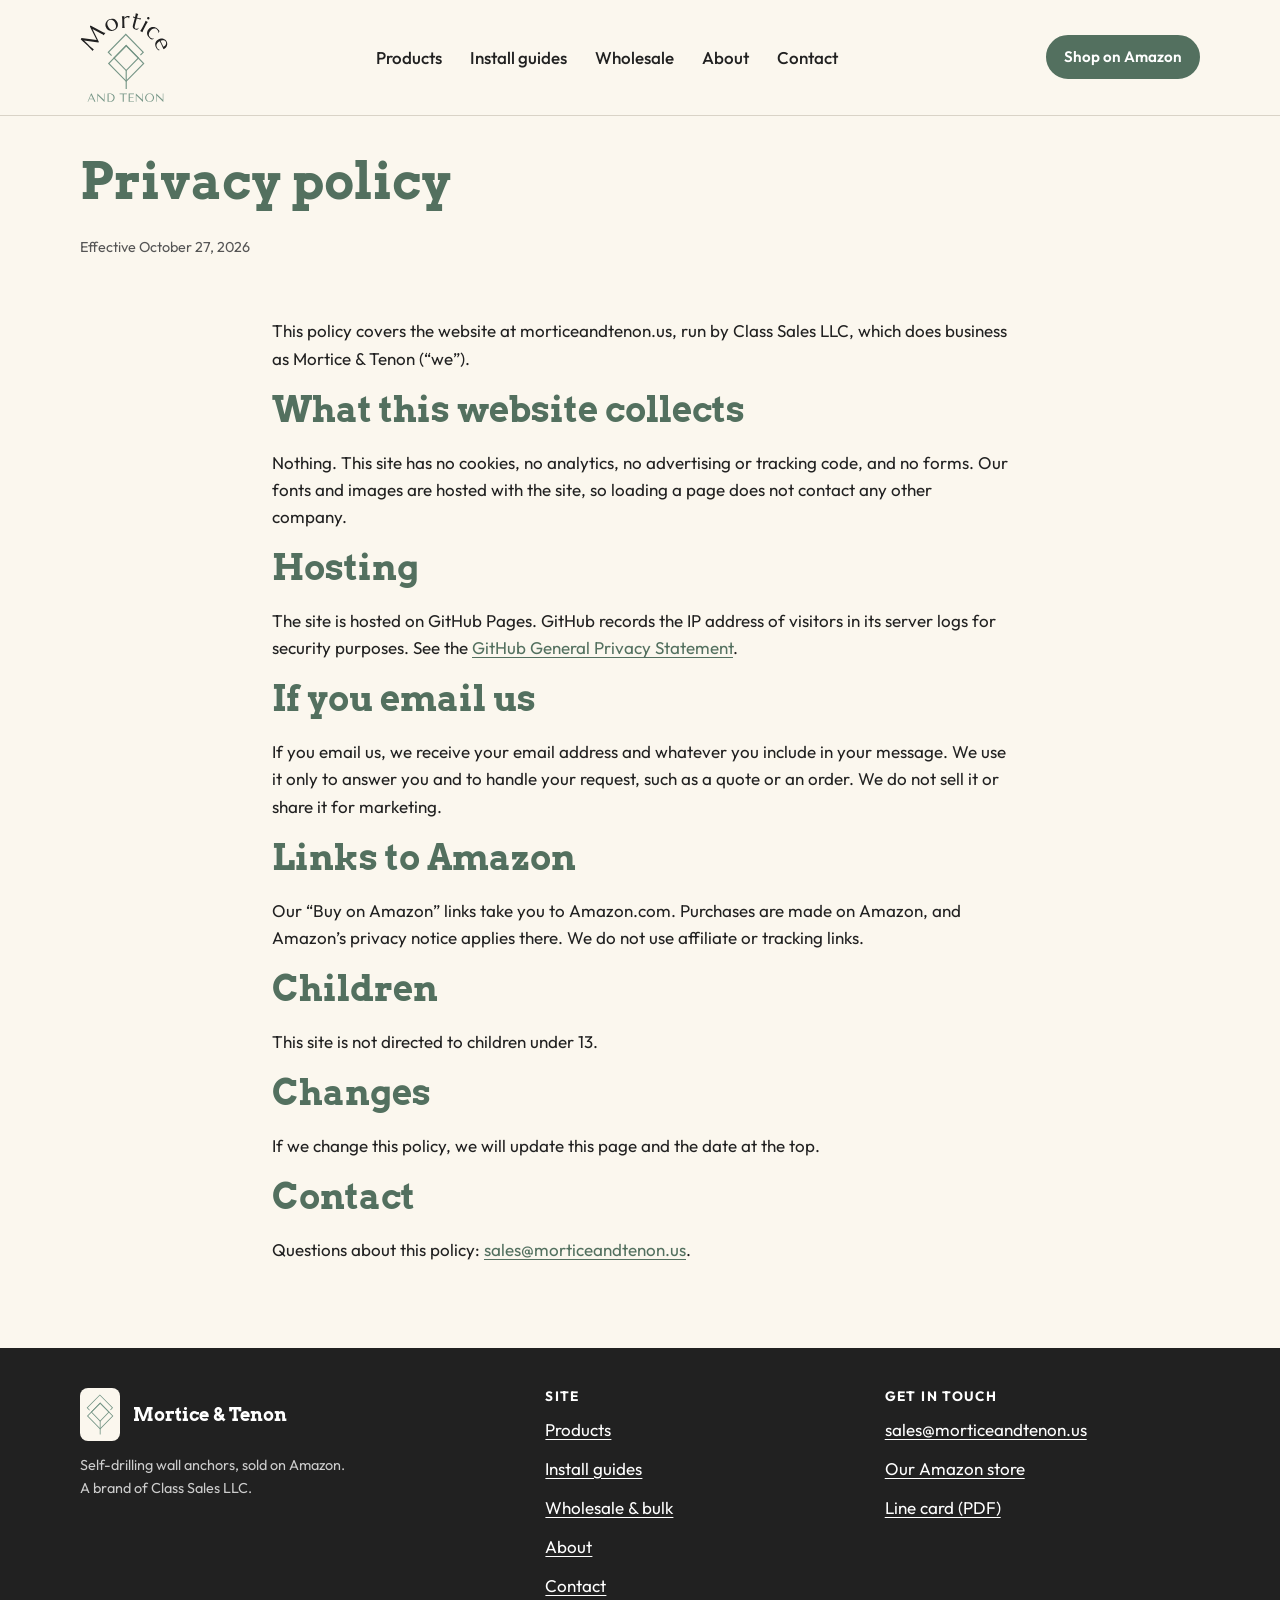
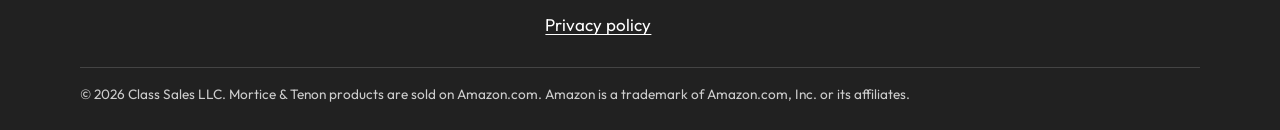
<file: docs/privacy/index.html>
<!doctype html>
<html lang="en">
<head>
<meta charset="utf-8">
<meta name="viewport" content="width=device-width, initial-scale=1">
<title>Privacy policy | Mortice &amp; Tenon</title>
<meta name="description" content="How the Mortice &amp; Tenon website handles your information: no cookies, no analytics, no trackers.">
<link rel="canonical" href="https://morticeandtenon.us/privacy/">
<meta property="og:type" content="website">
<meta property="og:site_name" content="Mortice &amp; Tenon">
<meta property="og:title" content="Privacy policy | Mortice &amp; Tenon">
<meta property="og:description" content="How the Mortice &amp; Tenon website handles your information: no cookies, no analytics, no trackers.">
<meta property="og:url" content="https://morticeandtenon.us/privacy/">
<meta property="og:image" content="https://morticeandtenon.us/assets/img/og-card.jpg">
<meta property="og:image:width" content="1200">
<meta property="og:image:height" content="630">
<meta property="og:image:alt" content="Mortice and Tenon logo with a zip anchor pack and an Easy Anchor toggle pack">
<meta name="twitter:card" content="summary_large_image">
<meta name="theme-color" content="#fbf7ee">
<link rel="icon" href="../favicon.ico" sizes="48x48">
<link rel="icon" href="../favicon.svg" type="image/svg+xml">
<link rel="apple-touch-icon" href="../apple-touch-icon.png">
<link rel="preload" href="../assets/fonts/arvo-bold.woff2" as="font" type="font/woff2" crossorigin>
<link rel="preload" href="../assets/fonts/outfit-var.woff2" as="font" type="font/woff2" crossorigin>
<link rel="stylesheet" href="../assets/css/site.css">
</head>
<body>
<a class="skip" href="#main">Skip to content</a>
<header class="site-header">
  <div class="wrap header-inner">
    <a class="brand" href="../"><img src="../assets/img/logo.svg" alt="Mortice and Tenon, home" width="88" height="91"></a>
    <nav class="site-nav" aria-label="Main">
      <ul>
        <li><a href="../products/">Products</a></li>
        <li><a href="../install/">Install guides</a></li>
        <li><a href="../wholesale/">Wholesale</a></li>
        <li><a href="../about/">About</a></li>
        <li><a href="../contact/">Contact</a></li>
      </ul>
    </nav>
    <a class="btn btn-small" href="https://www.amazon.com/stores/MorticeandTenon/page/23B660B1-6647-4219-BD65-AD7AA288E650">Shop on Amazon</a>
  </div>
</header>
<main id="main">
  <div class="page-head wrap">
    <h1>Privacy policy</h1>
    <p class="small">Effective October 27, 2026</p>
  </div>
  <section class="section-tight">
    <div class="wrap" style="max-width:46rem">
      <p>This policy covers the website at morticeandtenon.us, run by Class Sales LLC, which does business as Mortice &amp; Tenon (&ldquo;we&rdquo;).</p>
      <h2>What this website collects</h2>
      <p>Nothing. This site has no cookies, no analytics, no advertising or tracking code, and no forms. Our fonts and images are hosted with the site, so loading a page does not contact any other company.</p>
      <h2>Hosting</h2>
      <p>The site is hosted on GitHub Pages. GitHub records the IP address of visitors in its server logs for security purposes. See the <a href="https://docs.github.com/en/site-policy/privacy-policies/github-general-privacy-statement">GitHub General Privacy Statement</a>.</p>
      <h2>If you email us</h2>
      <p>If you email us, we receive your email address and whatever you include in your message. We use it only to answer you and to handle your request, such as a quote or an order. We do not sell it or share it for marketing.</p>
      <h2>Links to Amazon</h2>
      <p>Our &ldquo;Buy on Amazon&rdquo; links take you to Amazon.com. Purchases are made on Amazon, and Amazon&rsquo;s privacy notice applies there. We do not use affiliate or tracking links.</p>
      <h2>Children</h2>
      <p>This site is not directed to children under 13.</p>
      <h2>Changes</h2>
      <p>If we change this policy, we will update this page and the date at the top.</p>
      <h2>Contact</h2>
      <p>Questions about this policy: <a href="mailto:sales@morticeandtenon.us">sales@morticeandtenon.us</a>.</p>
    </div>
  </section>
</main>
<footer class="site-footer">
  <div class="wrap footer-grid">
    <div>
      <div class="footer-brand"><img class="mark" src="../assets/img/mark.svg" alt="" width="40" height="56"><b>Mortice &amp; Tenon</b></div>
      <p class="small" style="color:#ccc;margin-top:0.8rem">Self-drilling wall anchors, sold on Amazon.<br>A brand of Class Sales LLC.</p>
    </div>
    <nav aria-label="Footer">
      <h2>Site</h2>
      <ul>
        <li><a href="../products/">Products</a></li>
        <li><a href="../install/">Install guides</a></li>
        <li><a href="../wholesale/">Wholesale &amp; bulk</a></li>
        <li><a href="../about/">About</a></li>
        <li><a href="../contact/">Contact</a></li>
        <li><a href="../privacy/">Privacy policy</a></li>
      </ul>
    </nav>
    <div>
      <h2>Get in touch</h2>
      <ul>
        <li><a href="mailto:sales@morticeandtenon.us">sales@morticeandtenon.us</a></li>
        <li><a href="https://www.amazon.com/stores/MorticeandTenon/page/23B660B1-6647-4219-BD65-AD7AA288E650">Our Amazon store</a></li>
        <li><a href="../downloads/mortice-and-tenon-line-card.pdf">Line card (PDF)</a></li>
      </ul>
    </div>
  </div>
  <div class="wrap fine">
    <p style="margin:0">&copy; 2026 Class Sales LLC. Mortice &amp; Tenon products are sold on Amazon.com. Amazon is a trademark of Amazon.com, Inc. or its affiliates.</p>
  </div>
</footer>
</body>
</html>
</file>
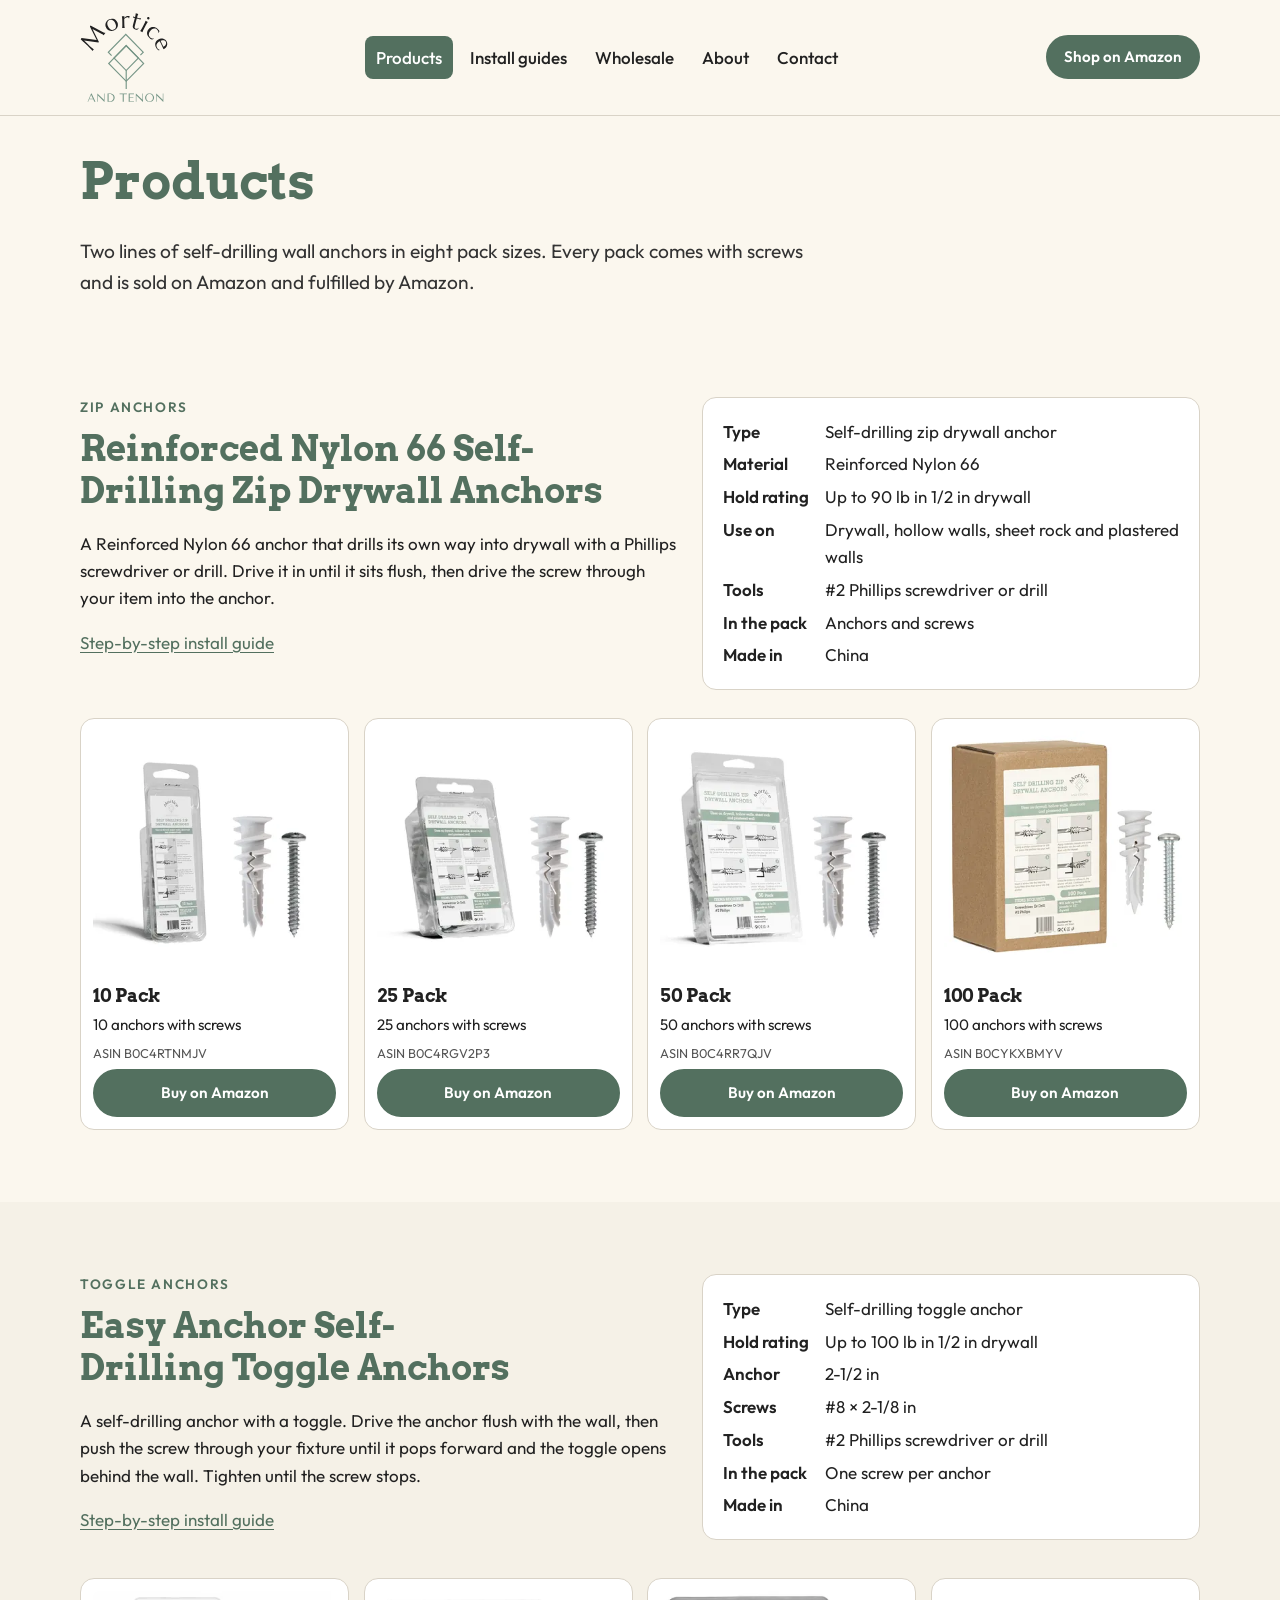
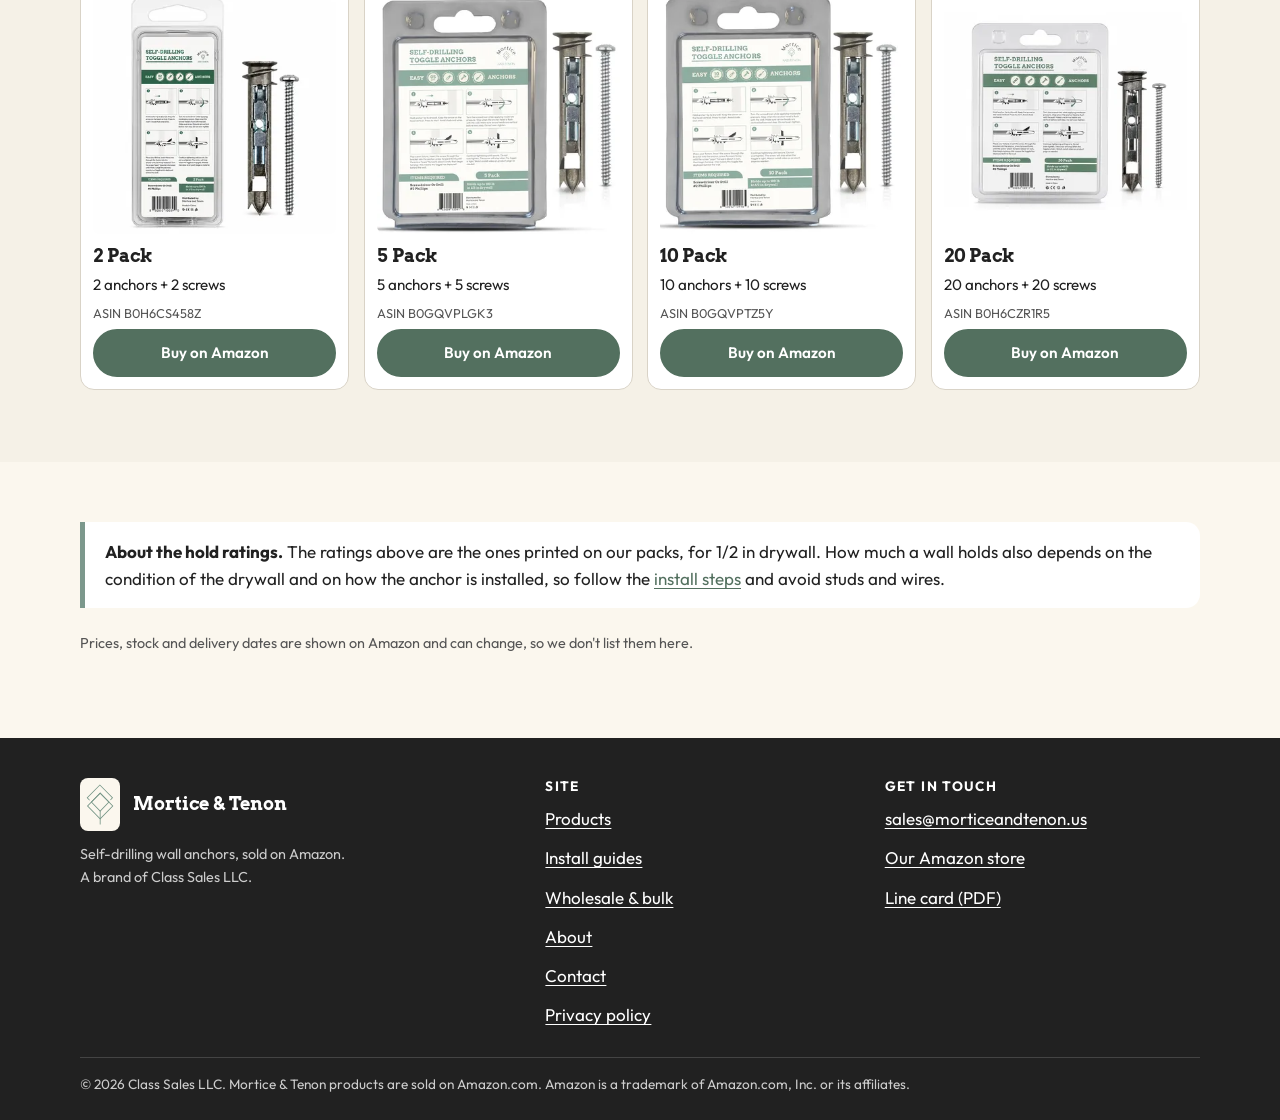
<file: docs/products/index.html>
<!doctype html>
<html lang="en">
<head>
<meta charset="utf-8">
<meta name="viewport" content="width=device-width, initial-scale=1">
<title>Products | Mortice &amp; Tenon</title>
<meta name="description" content="Reinforced Nylon 66 zip drywall anchors in 10, 25, 50 and 100 packs, and Easy Anchor self-drilling toggle anchors in 2, 5, 10 and 20 packs. Screws included.">
<link rel="canonical" href="https://morticeandtenon.us/products/">
<meta property="og:type" content="website">
<meta property="og:site_name" content="Mortice &amp; Tenon">
<meta property="og:title" content="Products | Mortice &amp; Tenon">
<meta property="og:description" content="Reinforced Nylon 66 zip drywall anchors in 10, 25, 50 and 100 packs, and Easy Anchor self-drilling toggle anchors in 2, 5, 10 and 20 packs. Screws included.">
<meta property="og:url" content="https://morticeandtenon.us/products/">
<meta property="og:image" content="https://morticeandtenon.us/assets/img/og-card.jpg">
<meta property="og:image:width" content="1200">
<meta property="og:image:height" content="630">
<meta property="og:image:alt" content="Mortice and Tenon logo with a zip anchor pack and an Easy Anchor toggle pack">
<meta name="twitter:card" content="summary_large_image">
<meta name="theme-color" content="#fbf7ee">
<link rel="icon" href="../favicon.ico" sizes="48x48">
<link rel="icon" href="../favicon.svg" type="image/svg+xml">
<link rel="apple-touch-icon" href="../apple-touch-icon.png">
<link rel="preload" href="../assets/fonts/arvo-bold.woff2" as="font" type="font/woff2" crossorigin>
<link rel="preload" href="../assets/fonts/outfit-var.woff2" as="font" type="font/woff2" crossorigin>
<link rel="stylesheet" href="../assets/css/site.css">
</head>
<body>
<a class="skip" href="#main">Skip to content</a>
<header class="site-header">
  <div class="wrap header-inner">
    <a class="brand" href="../"><img src="../assets/img/logo.svg" alt="Mortice and Tenon, home" width="88" height="91"></a>
    <nav class="site-nav" aria-label="Main">
      <ul>
        <li><a href="../products/" aria-current="page">Products</a></li>
        <li><a href="../install/">Install guides</a></li>
        <li><a href="../wholesale/">Wholesale</a></li>
        <li><a href="../about/">About</a></li>
        <li><a href="../contact/">Contact</a></li>
      </ul>
    </nav>
    <a class="btn btn-small" href="https://www.amazon.com/stores/MorticeandTenon/page/23B660B1-6647-4219-BD65-AD7AA288E650">Shop on Amazon</a>
  </div>
</header>
<main id="main">
  <div class="page-head wrap">
    <h1>Products</h1>
    <p class="lead">Two lines of self-drilling wall anchors in eight pack sizes. Every pack comes with screws and is sold on Amazon and fulfilled by Amazon.</p>
  </div>

  <section class="section" id="zip-anchors" aria-labelledby="zip-title">
    <div class="wrap">
      <div class="line-head">
        <div>
          <p class="eyebrow">Zip anchors</p>
          <h2 id="zip-title">Reinforced Nylon 66 Self-Drilling Zip Drywall Anchors</h2>
          <p>A Reinforced Nylon 66 anchor that drills its own way into drywall with a Phillips screwdriver or drill. Drive it in until it sits flush, then drive the screw through your item into the anchor.</p>
          <p><a href="../install/#zip-anchors">Step-by-step install guide</a></p>
        </div>
        <dl class="specs card">
          <dt>Type</dt><dd>Self-drilling zip drywall anchor</dd>
          <dt>Material</dt><dd>Reinforced Nylon 66</dd>
          <dt>Hold rating</dt><dd>Up to 90 lb in 1/2 in drywall</dd>
          <dt>Use on</dt><dd>Drywall, hollow walls, sheet rock and plastered walls</dd>
          <dt>Tools</dt><dd>#2 Phillips screwdriver or drill</dd>
          <dt>In the pack</dt><dd>Anchors and screws</dd>
          <dt>Made in</dt><dd>China</dd>
        </dl>
      </div>
      <ul class="packs" aria-label="Zip anchor pack sizes">
        <li class="pack">
          <img src="../assets/img/products/zip-10-360.webp" srcset="../assets/img/products/zip-10-360.webp 360w, ../assets/img/products/zip-10-720.webp 720w" sizes="(min-width: 900px) 250px, 45vw" width="360" height="360" alt="Zip drywall anchors 10 pack, shown with one anchor and screw" loading="lazy" decoding="async">
          <h3>10 Pack</h3>
          <p>10 anchors with screws</p>
          <p class="asin">ASIN B0C4RTNMJV</p>
          <a class="btn" href="https://www.amazon.com/dp/B0C4RTNMJV" aria-label="Buy on Amazon: Zip anchors, 10 pack">Buy on Amazon</a>
        </li>
        <li class="pack">
          <img src="../assets/img/products/zip-25-360.webp" srcset="../assets/img/products/zip-25-360.webp 360w, ../assets/img/products/zip-25-720.webp 720w" sizes="(min-width: 900px) 250px, 45vw" width="360" height="360" alt="Zip drywall anchors 25 pack, shown with one anchor and screw" loading="lazy" decoding="async">
          <h3>25 Pack</h3>
          <p>25 anchors with screws</p>
          <p class="asin">ASIN B0C4RGV2P3</p>
          <a class="btn" href="https://www.amazon.com/dp/B0C4RGV2P3" aria-label="Buy on Amazon: Zip anchors, 25 pack">Buy on Amazon</a>
        </li>
        <li class="pack">
          <img src="../assets/img/products/zip-50-360.webp" srcset="../assets/img/products/zip-50-360.webp 360w, ../assets/img/products/zip-50-720.webp 720w" sizes="(min-width: 900px) 250px, 45vw" width="360" height="360" alt="Zip drywall anchors 50 pack, shown with one anchor and screw" loading="lazy" decoding="async">
          <h3>50 Pack</h3>
          <p>50 anchors with screws</p>
          <p class="asin">ASIN B0C4RR7QJV</p>
          <a class="btn" href="https://www.amazon.com/dp/B0C4RR7QJV" aria-label="Buy on Amazon: Zip anchors, 50 pack">Buy on Amazon</a>
        </li>
        <li class="pack">
          <img src="../assets/img/products/zip-100-360.webp" srcset="../assets/img/products/zip-100-360.webp 360w, ../assets/img/products/zip-100-720.webp 720w" sizes="(min-width: 900px) 250px, 45vw" width="360" height="360" alt="Zip drywall anchors 100 pack, shown with one anchor and screw" loading="lazy" decoding="async">
          <h3>100 Pack</h3>
          <p>100 anchors with screws</p>
          <p class="asin">ASIN B0CYKXBMYV</p>
          <a class="btn" href="https://www.amazon.com/dp/B0CYKXBMYV" aria-label="Buy on Amazon: Zip anchors, 100 pack">Buy on Amazon</a>
        </li>
      </ul>
    </div>
  </section>

  <section class="section alt" id="easy-anchor" aria-labelledby="ea-title">
    <div class="wrap">
      <div class="line-head">
        <div>
          <p class="eyebrow">Toggle anchors</p>
          <h2 id="ea-title">Easy Anchor Self-Drilling Toggle Anchors</h2>
          <p>A self-drilling anchor with a toggle. Drive the anchor flush with the wall, then push the screw through your fixture until it pops forward and the toggle opens behind the wall. Tighten until the screw stops.</p>
          <p><a href="../install/#easy-anchor">Step-by-step install guide</a></p>
        </div>
        <dl class="specs card">
          <dt>Type</dt><dd>Self-drilling toggle anchor</dd>
          <dt>Hold rating</dt><dd>Up to 100 lb in 1/2 in drywall</dd>
          <dt>Anchor</dt><dd>2-1/2 in</dd>
          <dt>Screws</dt><dd>#8 &times; 2-1/8 in</dd>
          <dt>Tools</dt><dd>#2 Phillips screwdriver or drill</dd>
          <dt>In the pack</dt><dd>One screw per anchor</dd>
          <dt>Made in</dt><dd>China</dd>
        </dl>
      </div>
      <ul class="packs" aria-label="Easy Anchor pack sizes">
        <li class="pack">
          <img src="../assets/img/products/ea-2-360.webp" srcset="../assets/img/products/ea-2-360.webp 360w, ../assets/img/products/ea-2-720.webp 720w" sizes="(min-width: 900px) 250px, 45vw" width="360" height="360" alt="Easy Anchor toggle anchors 2 pack, shown with one anchor and screw" loading="lazy" decoding="async">
          <h3>2 Pack</h3>
          <p>2 anchors + 2 screws</p>
          <p class="asin">ASIN B0H6CS458Z</p>
          <a class="btn" href="https://www.amazon.com/dp/B0H6CS458Z" aria-label="Buy on Amazon: Easy Anchor, 2 pack">Buy on Amazon</a>
        </li>
        <li class="pack">
          <img src="../assets/img/products/ea-5-360.webp" srcset="../assets/img/products/ea-5-360.webp 360w, ../assets/img/products/ea-5-720.webp 720w" sizes="(min-width: 900px) 250px, 45vw" width="360" height="360" alt="Easy Anchor toggle anchors 5 pack, shown with one anchor and screw" loading="lazy" decoding="async">
          <h3>5 Pack</h3>
          <p>5 anchors + 5 screws</p>
          <p class="asin">ASIN B0GQVPLGK3</p>
          <a class="btn" href="https://www.amazon.com/dp/B0GQVPLGK3" aria-label="Buy on Amazon: Easy Anchor, 5 pack">Buy on Amazon</a>
        </li>
        <li class="pack">
          <img src="../assets/img/products/ea-10-360.webp" srcset="../assets/img/products/ea-10-360.webp 360w, ../assets/img/products/ea-10-720.webp 720w" sizes="(min-width: 900px) 250px, 45vw" width="360" height="360" alt="Easy Anchor toggle anchors 10 pack, shown with one anchor and screw" loading="lazy" decoding="async">
          <h3>10 Pack</h3>
          <p>10 anchors + 10 screws</p>
          <p class="asin">ASIN B0GQVPTZ5Y</p>
          <a class="btn" href="https://www.amazon.com/dp/B0GQVPTZ5Y" aria-label="Buy on Amazon: Easy Anchor, 10 pack">Buy on Amazon</a>
        </li>
        <li class="pack">
          <img src="../assets/img/products/ea-20-360.webp" srcset="../assets/img/products/ea-20-360.webp 360w, ../assets/img/products/ea-20-720.webp 720w" sizes="(min-width: 900px) 250px, 45vw" width="360" height="360" alt="Easy Anchor toggle anchors 20 pack, shown with one anchor and screw" loading="lazy" decoding="async">
          <h3>20 Pack</h3>
          <p>20 anchors + 20 screws</p>
          <p class="asin">ASIN B0H6CZR1R5</p>
          <a class="btn" href="https://www.amazon.com/dp/B0H6CZR1R5" aria-label="Buy on Amazon: Easy Anchor, 20 pack">Buy on Amazon</a>
        </li>
      </ul>
    </div>
  </section>

  <section class="section-tight">
    <div class="wrap">
      <div class="note">
        <p><strong>About the hold ratings.</strong> The ratings above are the ones printed on our packs, for 1/2&nbsp;in drywall. How much a wall holds also depends on the condition of the drywall and on how the anchor is installed, so follow the <a href="../install/">install steps</a> and avoid studs and wires.</p>
      </div>
      <p class="small">Prices, stock and delivery dates are shown on Amazon and can change, so we don't list them here.</p>
    </div>
  </section>
</main>
<footer class="site-footer">
  <div class="wrap footer-grid">
    <div>
      <div class="footer-brand"><img class="mark" src="../assets/img/mark.svg" alt="" width="40" height="56"><b>Mortice &amp; Tenon</b></div>
      <p class="small" style="color:#ccc;margin-top:0.8rem">Self-drilling wall anchors, sold on Amazon.<br>A brand of Class Sales LLC.</p>
    </div>
    <nav aria-label="Footer">
      <h2>Site</h2>
      <ul>
        <li><a href="../products/">Products</a></li>
        <li><a href="../install/">Install guides</a></li>
        <li><a href="../wholesale/">Wholesale &amp; bulk</a></li>
        <li><a href="../about/">About</a></li>
        <li><a href="../contact/">Contact</a></li>
        <li><a href="../privacy/">Privacy policy</a></li>
      </ul>
    </nav>
    <div>
      <h2>Get in touch</h2>
      <ul>
        <li><a href="mailto:sales@morticeandtenon.us">sales@morticeandtenon.us</a></li>
        <li><a href="https://www.amazon.com/stores/MorticeandTenon/page/23B660B1-6647-4219-BD65-AD7AA288E650">Our Amazon store</a></li>
        <li><a href="../downloads/mortice-and-tenon-line-card.pdf">Line card (PDF)</a></li>
      </ul>
    </div>
  </div>
  <div class="wrap fine">
    <p style="margin:0">&copy; 2026 Class Sales LLC. Mortice &amp; Tenon products are sold on Amazon.com. Amazon is a trademark of Amazon.com, Inc. or its affiliates.</p>
  </div>
</footer>
</body>
</html>
</file>
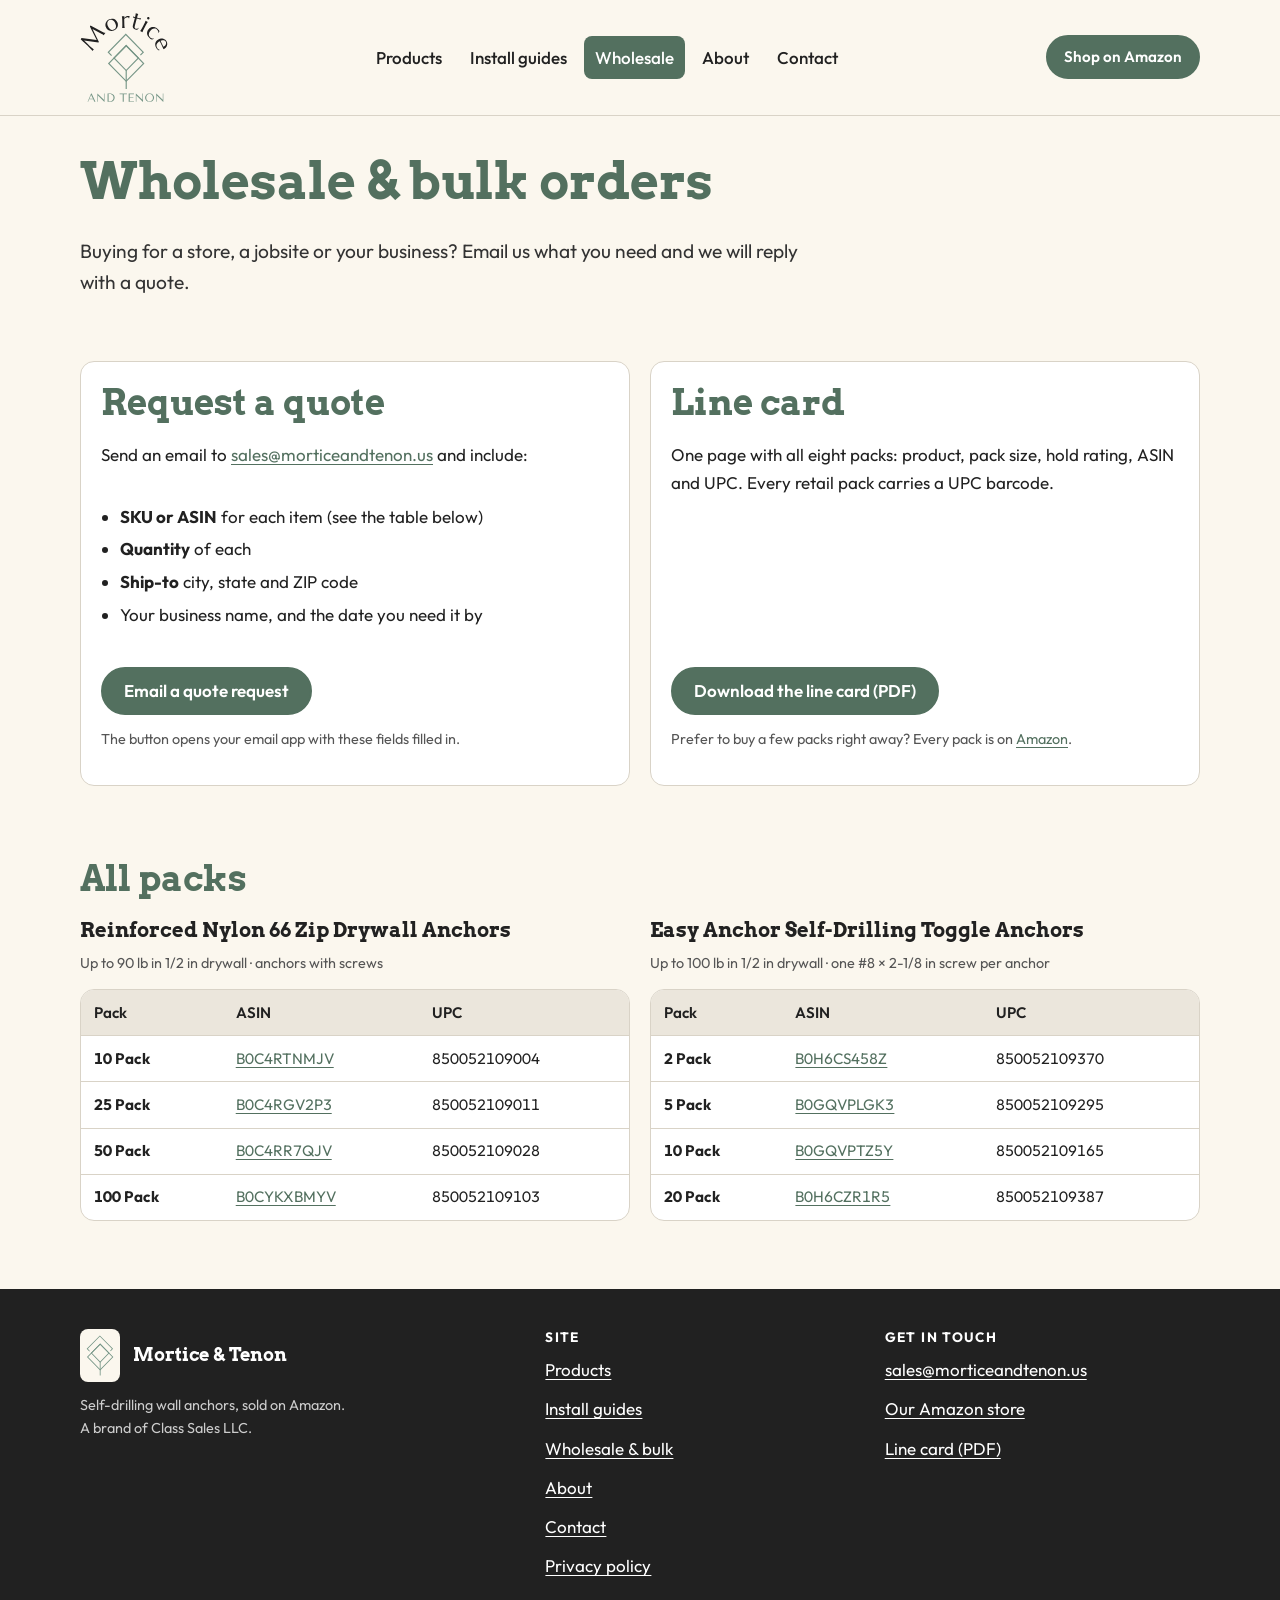
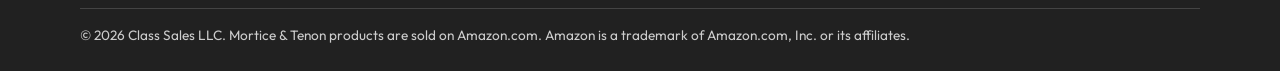
<file: docs/wholesale/index.html>
<!doctype html>
<html lang="en">
<head>
<meta charset="utf-8">
<meta name="viewport" content="width=device-width, initial-scale=1">
<title>Wholesale &amp; bulk orders | Mortice &amp; Tenon</title>
<meta name="description" content="Request a wholesale or bulk quote for Mortice &amp; Tenon zip drywall anchors and Easy Anchor toggle anchors. Line card with ASINs and UPCs.">
<link rel="canonical" href="https://morticeandtenon.us/wholesale/">
<meta property="og:type" content="website">
<meta property="og:site_name" content="Mortice &amp; Tenon">
<meta property="og:title" content="Wholesale &amp; bulk orders | Mortice &amp; Tenon">
<meta property="og:description" content="Request a wholesale or bulk quote for Mortice &amp; Tenon zip drywall anchors and Easy Anchor toggle anchors. Line card with ASINs and UPCs.">
<meta property="og:url" content="https://morticeandtenon.us/wholesale/">
<meta property="og:image" content="https://morticeandtenon.us/assets/img/og-card.jpg">
<meta property="og:image:width" content="1200">
<meta property="og:image:height" content="630">
<meta property="og:image:alt" content="Mortice and Tenon logo with a zip anchor pack and an Easy Anchor toggle pack">
<meta name="twitter:card" content="summary_large_image">
<meta name="theme-color" content="#fbf7ee">
<link rel="icon" href="../favicon.ico" sizes="48x48">
<link rel="icon" href="../favicon.svg" type="image/svg+xml">
<link rel="apple-touch-icon" href="../apple-touch-icon.png">
<link rel="preload" href="../assets/fonts/arvo-bold.woff2" as="font" type="font/woff2" crossorigin>
<link rel="preload" href="../assets/fonts/outfit-var.woff2" as="font" type="font/woff2" crossorigin>
<link rel="stylesheet" href="../assets/css/site.css">
</head>
<body>
<a class="skip" href="#main">Skip to content</a>
<header class="site-header">
  <div class="wrap header-inner">
    <a class="brand" href="../"><img src="../assets/img/logo.svg" alt="Mortice and Tenon, home" width="88" height="91"></a>
    <nav class="site-nav" aria-label="Main">
      <ul>
        <li><a href="../products/">Products</a></li>
        <li><a href="../install/">Install guides</a></li>
        <li><a href="../wholesale/" aria-current="page">Wholesale</a></li>
        <li><a href="../about/">About</a></li>
        <li><a href="../contact/">Contact</a></li>
      </ul>
    </nav>
    <a class="btn btn-small" href="https://www.amazon.com/stores/MorticeandTenon/page/23B660B1-6647-4219-BD65-AD7AA288E650">Shop on Amazon</a>
  </div>
</header>
<main id="main">
  <div class="page-head wrap">
    <h1>Wholesale &amp; bulk orders</h1>
    <p class="lead">Buying for a store, a jobsite or your business? Email us what you need and we will reply with a quote.</p>
  </div>

  <section class="section-tight">
    <div class="wrap grid-2">
      <div class="card">
        <h2>Request a quote</h2>
        <p>Send an email to <a href="mailto:sales@morticeandtenon.us">sales@morticeandtenon.us</a> and include:</p>
        <ul class="checklist">
          <li><strong>SKU or ASIN</strong> for each item (see the table below)</li>
          <li><strong>Quantity</strong> of each</li>
          <li><strong>Ship-to</strong> city, state and ZIP code</li>
          <li>Your business name, and the date you need it by</li>
        </ul>
        <div class="btn-row">
          <a class="btn" href="mailto:sales@morticeandtenon.us?subject=Wholesale%20quote%20request&amp;body=Business%20name%3A%0AYour%20name%20and%20phone%20%28optional%29%3A%0A%0AItems%20%28SKU%20or%20ASIN%20%2B%20quantity%20of%20each%29%3A%0A-%20%0A-%20%0A%0AShip-to%20%28city%2C%20state%2C%20ZIP%29%3A%0ANeeded%20by%20%28date%29%3A%0A%0AAnything%20else%3A%0A">Email a quote request</a>
        </div>
        <p class="small" style="margin-top:0.8rem">The button opens your email app with these fields filled in.</p>
        <!-- RFQ FORM SLOT: to add a Google Form later, paste its embed <iframe> inside the div below
             and remove the "hidden" attribute. Keep the email option above as a fallback. -->
        <div id="rfq-form" hidden></div>
      </div>
      <div class="card">
        <h2>Line card</h2>
        <p>One page with all eight packs: product, pack size, hold rating, ASIN and UPC. Every retail pack carries a UPC barcode.</p>
        <div class="btn-row"><a class="btn" href="../downloads/mortice-and-tenon-line-card.pdf">Download the line card (PDF)</a></div>
        <p class="small" style="margin-top:0.8rem">Prefer to buy a few packs right away? Every pack is on <a href="https://www.amazon.com/stores/MorticeandTenon/page/23B660B1-6647-4219-BD65-AD7AA288E650">Amazon</a>.</p>
      </div>
    </div>
  </section>

  <section class="section-tight">
    <div class="wrap">
      <h2>All packs</h2>
      <div class="grid-2">
        <div>
          <h3>Reinforced Nylon 66 Zip Drywall Anchors</h3>
          <p class="small">Up to 90 lb in 1/2 in drywall &middot; anchors with screws</p>
          <div class="table-wrap" role="region" aria-label="Zip anchor packs with ASIN and UPC" tabindex="0">
        <table>
          <caption class="visually-hidden">Zip anchor packs with ASIN and UPC</caption>
          <thead><tr><th scope="col">Pack</th><th scope="col">ASIN</th><th scope="col">UPC</th></tr></thead>
          <tbody>
            <tr><th scope="row" class="num">10 Pack</th><td class="num"><a href="https://www.amazon.com/dp/B0C4RTNMJV">B0C4RTNMJV</a></td><td class="num">850052109004</td></tr>
            <tr><th scope="row" class="num">25 Pack</th><td class="num"><a href="https://www.amazon.com/dp/B0C4RGV2P3">B0C4RGV2P3</a></td><td class="num">850052109011</td></tr>
            <tr><th scope="row" class="num">50 Pack</th><td class="num"><a href="https://www.amazon.com/dp/B0C4RR7QJV">B0C4RR7QJV</a></td><td class="num">850052109028</td></tr>
            <tr><th scope="row" class="num">100 Pack</th><td class="num"><a href="https://www.amazon.com/dp/B0CYKXBMYV">B0CYKXBMYV</a></td><td class="num">850052109103</td></tr>
          </tbody>
        </table>
      </div>
        </div>
        <div>
          <h3>Easy Anchor Self-Drilling Toggle Anchors</h3>
          <p class="small">Up to 100 lb in 1/2 in drywall &middot; one #8 &times; 2-1/8 in screw per anchor</p>
          <div class="table-wrap" role="region" aria-label="Easy Anchor packs with ASIN and UPC" tabindex="0">
        <table>
          <caption class="visually-hidden">Easy Anchor packs with ASIN and UPC</caption>
          <thead><tr><th scope="col">Pack</th><th scope="col">ASIN</th><th scope="col">UPC</th></tr></thead>
          <tbody>
            <tr><th scope="row" class="num">2 Pack</th><td class="num"><a href="https://www.amazon.com/dp/B0H6CS458Z">B0H6CS458Z</a></td><td class="num">850052109370</td></tr>
            <tr><th scope="row" class="num">5 Pack</th><td class="num"><a href="https://www.amazon.com/dp/B0GQVPLGK3">B0GQVPLGK3</a></td><td class="num">850052109295</td></tr>
            <tr><th scope="row" class="num">10 Pack</th><td class="num"><a href="https://www.amazon.com/dp/B0GQVPTZ5Y">B0GQVPTZ5Y</a></td><td class="num">850052109165</td></tr>
            <tr><th scope="row" class="num">20 Pack</th><td class="num"><a href="https://www.amazon.com/dp/B0H6CZR1R5">B0H6CZR1R5</a></td><td class="num">850052109387</td></tr>
          </tbody>
        </table>
      </div>
        </div>
      </div>
    </div>
  </section>
</main>
<footer class="site-footer">
  <div class="wrap footer-grid">
    <div>
      <div class="footer-brand"><img class="mark" src="../assets/img/mark.svg" alt="" width="40" height="56"><b>Mortice &amp; Tenon</b></div>
      <p class="small" style="color:#ccc;margin-top:0.8rem">Self-drilling wall anchors, sold on Amazon.<br>A brand of Class Sales LLC.</p>
    </div>
    <nav aria-label="Footer">
      <h2>Site</h2>
      <ul>
        <li><a href="../products/">Products</a></li>
        <li><a href="../install/">Install guides</a></li>
        <li><a href="../wholesale/">Wholesale &amp; bulk</a></li>
        <li><a href="../about/">About</a></li>
        <li><a href="../contact/">Contact</a></li>
        <li><a href="../privacy/">Privacy policy</a></li>
      </ul>
    </nav>
    <div>
      <h2>Get in touch</h2>
      <ul>
        <li><a href="mailto:sales@morticeandtenon.us">sales@morticeandtenon.us</a></li>
        <li><a href="https://www.amazon.com/stores/MorticeandTenon/page/23B660B1-6647-4219-BD65-AD7AA288E650">Our Amazon store</a></li>
        <li><a href="../downloads/mortice-and-tenon-line-card.pdf">Line card (PDF)</a></li>
      </ul>
    </div>
  </div>
  <div class="wrap fine">
    <p style="margin:0">&copy; 2026 Class Sales LLC. Mortice &amp; Tenon products are sold on Amazon.com. Amazon is a trademark of Amazon.com, Inc. or its affiliates.</p>
  </div>
</footer>
</body>
</html>
</file>
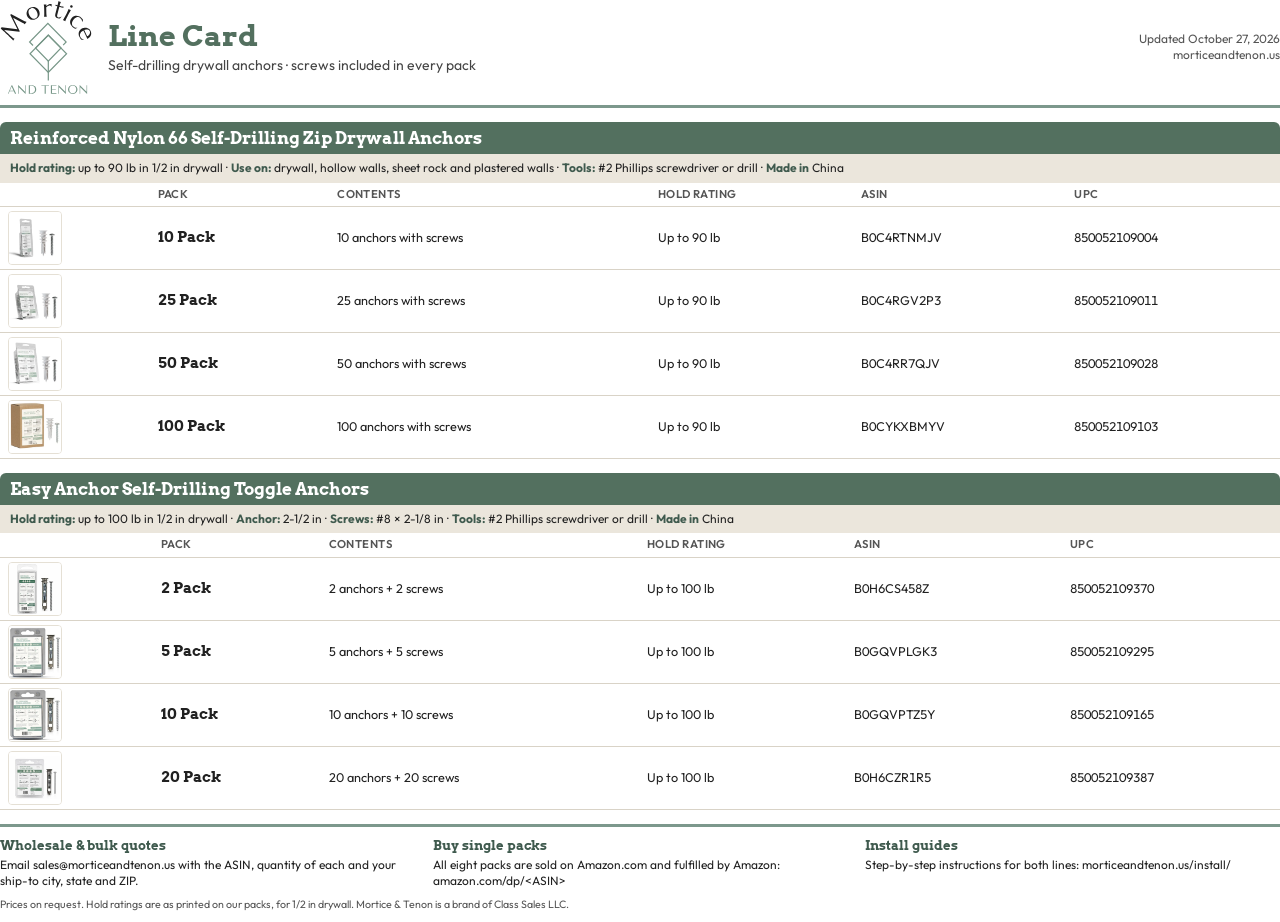
<file: tools/linecard.html>
<!doctype html>
<!-- Source for docs/downloads/mortice-and-tenon-line-card.pdf. Rebuild with tools/make_linecard.sh.
     UPCs come from ~/mt-data/brand-docs/barcode-registry.csv and were checked against the
     label manifests (FINAL2-2026-10-13 zip labels, EA-RESIZE-2026-10-27/v2 Easy Anchor labels). -->
<html lang="en">
<head>
<meta charset="utf-8">
<title>Mortice &amp; Tenon line card</title>
<style>
  @font-face { font-family: "Arvo"; src: url("../docs/assets/fonts/arvo-bold.woff2") format("woff2"); font-weight: 700; }
  @font-face { font-family: "Outfit"; src: url("../docs/assets/fonts/outfit-var.woff2") format("woff2"); font-weight: 100 900; }
  @page { size: Letter; margin: 0.45in 0.5in; }
  * { box-sizing: border-box; }
  body { margin: 0; font-family: "Outfit", sans-serif; color: #212121; font-size: 9.5pt; line-height: 1.35;
         -webkit-print-color-adjust: exact; print-color-adjust: exact; }
  header { display: flex; align-items: center; gap: 16px; border-bottom: 3px solid #7c988c; padding-bottom: 10px; }
  header img { width: 92px; }
  h1 { font-family: "Arvo", serif; color: #53705f; font-size: 22pt; margin: 0; line-height: 1.1; }
  .sub { margin: 4px 0 0; color: #444; font-size: 10.5pt; }
  .date { margin-left: auto; text-align: right; color: #555; font-size: 9pt; }
  h2 { font-family: "Arvo", serif; font-size: 12.5pt; color: #fff; background: #53705f; margin: 14px 0 0; padding: 5px 10px; border-radius: 6px 6px 0 0; }
  .specs { background: #ebe6dc; padding: 6px 10px; font-size: 9pt; }
  .specs b { color: #3f5a4e; }
  table { width: 100%; border-collapse: collapse; }
  th, td { padding: 4px 8px; border-bottom: 1px solid #d9d3c7; text-align: left; vertical-align: middle; }
  th { font-size: 8.5pt; text-transform: uppercase; letter-spacing: 0.04em; color: #555; font-weight: 600; }
  td img { width: 54px; height: 54px; display: block; border: 1px solid #e5e0d5; border-radius: 4px; }
  .num { font-variant-numeric: tabular-nums; white-space: nowrap; }
  .pack { font-family: "Arvo", serif; font-size: 11pt; }
  footer { margin-top: 14px; display: flex; gap: 18px; border-top: 3px solid #7c988c; padding-top: 10px; font-size: 9pt; }
  footer div { flex: 1; }
  footer b { font-family: "Arvo", serif; color: #3f5a4e; font-size: 10pt; display: block; margin-bottom: 2px; }
  .fine { color: #555; font-size: 8pt; margin-top: 8px; }
</style>
</head>
<body>
<header>
  <img src="../docs/assets/img/logo.svg" alt="Mortice and Tenon logo">
  <div>
    <h1>Line Card</h1>
    <p class="sub">Self-drilling drywall anchors &middot; screws included in every pack</p>
  </div>
  <div class="date">Updated October 27, 2026<br>morticeandtenon.us</div>
</header>

<h2>Reinforced Nylon 66 Self-Drilling Zip Drywall Anchors</h2>
<div class="specs"><b>Hold rating:</b> up to 90 lb in 1/2 in drywall &middot; <b>Use on:</b> drywall, hollow walls, sheet rock and plastered walls &middot; <b>Tools:</b> #2 Phillips screwdriver or drill &middot; <b>Made in</b> China</div>
<table>
  <thead><tr><th></th><th>Pack</th><th>Contents</th><th>Hold rating</th><th>ASIN</th><th>UPC</th></tr></thead>
  <tbody>
    <tr><td><img src="../docs/assets/img/products/zip-10-360.webp" alt=""></td><td class="pack">10 Pack</td><td>10 anchors with screws</td><td>Up to 90 lb</td><td class="num">B0C4RTNMJV</td><td class="num">850052109004</td></tr>
    <tr><td><img src="../docs/assets/img/products/zip-25-360.webp" alt=""></td><td class="pack">25 Pack</td><td>25 anchors with screws</td><td>Up to 90 lb</td><td class="num">B0C4RGV2P3</td><td class="num">850052109011</td></tr>
    <tr><td><img src="../docs/assets/img/products/zip-50-360.webp" alt=""></td><td class="pack">50 Pack</td><td>50 anchors with screws</td><td>Up to 90 lb</td><td class="num">B0C4RR7QJV</td><td class="num">850052109028</td></tr>
    <tr><td><img src="../docs/assets/img/products/zip-100-360.webp" alt=""></td><td class="pack">100 Pack</td><td>100 anchors with screws</td><td>Up to 90 lb</td><td class="num">B0CYKXBMYV</td><td class="num">850052109103</td></tr>
  </tbody>
</table>

<h2>Easy Anchor Self-Drilling Toggle Anchors</h2>
<div class="specs"><b>Hold rating:</b> up to 100 lb in 1/2 in drywall &middot; <b>Anchor:</b> 2-1/2 in &middot; <b>Screws:</b> #8 &times; 2-1/8 in &middot; <b>Tools:</b> #2 Phillips screwdriver or drill &middot; <b>Made in</b> China</div>
<table>
  <thead><tr><th></th><th>Pack</th><th>Contents</th><th>Hold rating</th><th>ASIN</th><th>UPC</th></tr></thead>
  <tbody>
    <tr><td><img src="../docs/assets/img/products/ea-2-360.webp" alt=""></td><td class="pack">2 Pack</td><td>2 anchors + 2 screws</td><td>Up to 100 lb</td><td class="num">B0H6CS458Z</td><td class="num">850052109370</td></tr>
    <tr><td><img src="../docs/assets/img/products/ea-5-360.webp" alt=""></td><td class="pack">5 Pack</td><td>5 anchors + 5 screws</td><td>Up to 100 lb</td><td class="num">B0GQVPLGK3</td><td class="num">850052109295</td></tr>
    <tr><td><img src="../docs/assets/img/products/ea-10-360.webp" alt=""></td><td class="pack">10 Pack</td><td>10 anchors + 10 screws</td><td>Up to 100 lb</td><td class="num">B0GQVPTZ5Y</td><td class="num">850052109165</td></tr>
    <tr><td><img src="../docs/assets/img/products/ea-20-360.webp" alt=""></td><td class="pack">20 Pack</td><td>20 anchors + 20 screws</td><td>Up to 100 lb</td><td class="num">B0H6CZR1R5</td><td class="num">850052109387</td></tr>
  </tbody>
</table>

<footer>
  <div><b>Wholesale &amp; bulk quotes</b>Email sales@morticeandtenon.us with the ASIN, quantity of each and your ship-to city, state and ZIP.</div>
  <div><b>Buy single packs</b>All eight packs are sold on Amazon.com and fulfilled by Amazon: amazon.com/dp/&lt;ASIN&gt;</div>
  <div><b>Install guides</b>Step-by-step instructions for both lines: morticeandtenon.us/install/</div>
</footer>
<p class="fine">Prices on request. Hold ratings are as printed on our packs, for 1/2 in drywall. Mortice &amp; Tenon is a brand of Class Sales LLC.</p>
</body>
</html>
</file>
<file: docs/assets/css/site.css>
/* Mortice & Tenon — site styles. Mobile-first, no framework.
   Colours sampled from the 2026 pack labels; fonts are self-hosted (SIL OFL). */

@font-face {
  font-family: "Arvo";
  src: url("../fonts/arvo-bold.woff2") format("woff2");
  font-weight: 700;
  font-style: normal;
  font-display: swap;
}
@font-face {
  font-family: "Outfit";
  src: url("../fonts/outfit-var.woff2") format("woff2");
  font-weight: 100 900;
  font-style: normal;
  font-display: swap;
}

:root {
  --cream: #fbf7ee;      /* label / logo background */
  --paper: #ffffff;
  --sand: #ebe6dc;       /* "Items required" panel on the labels */
  --ink: #212121;        /* logo near-black */
  --muted: #555555;
  --sage: #7c988c;       /* label band (Easy Anchor v2 vector fill) — decoration only */
  --sage-deep: #53705f;  /* text-safe sage: 5.1:1 on cream, 4.8:1 on .alt, 5.45:1 under white text */
  --sage-ink: #3f5a4e;   /* hover / dark accents */
  --line: #d9d3c7;
  --radius: 14px;
  --wrap: 1120px;
  --slab: "Arvo", "Rockwell", "Roboto Slab", Georgia, serif;
  --sans: "Outfit", system-ui, -apple-system, "Segoe UI", Roboto, sans-serif;
}

*, *::before, *::after { box-sizing: border-box; }
html { -webkit-text-size-adjust: 100%; scroll-behavior: smooth; }
@media (prefers-reduced-motion: reduce) { html { scroll-behavior: auto; } }
body {
  margin: 0;
  background: var(--cream);
  color: var(--ink);
  font-family: var(--sans);
  font-size: 1.0625rem;
  line-height: 1.6;
}
img { max-width: 100%; height: auto; display: block; }
a { color: var(--sage-deep); text-underline-offset: 0.18em; }
a:hover { color: var(--sage-ink); }
:focus-visible { outline: 3px solid var(--sage-ink); outline-offset: 3px; border-radius: 4px; }

h1, h2, h3 {
  font-family: var(--slab);
  font-weight: 700;
  line-height: 1.2;
  color: var(--sage-deep);
  margin: 0 0 0.5em;
  text-wrap: balance;
}
h1 { font-size: clamp(2rem, 6vw, 3.1rem); }
h2 { font-size: clamp(1.55rem, 4vw, 2.2rem); }
h3 { font-size: 1.25rem; color: var(--ink); }
p { margin: 0 0 1em; }
.lead { font-size: 1.2rem; color: #333; max-width: 46rem; }
.small { font-size: 0.9rem; color: var(--muted); }
.eyebrow {
  font-family: var(--sans);
  font-weight: 600;
  font-size: 0.85rem;
  letter-spacing: 0.12em;
  text-transform: uppercase;
  color: var(--sage-deep);
  margin: 0 0 0.6rem;
}

.wrap { width: min(100% - 2.5rem, var(--wrap)); margin-inline: auto; }
.section { padding: 3.5rem 0; }
.section-tight { padding: 2.25rem 0; }

/* Skip link */
.skip {
  position: absolute; left: 1rem; top: -4rem; z-index: 10;
  background: var(--ink); color: #fff; padding: 0.6rem 1rem; border-radius: 8px;
}
.skip:focus { top: 1rem; color: #fff; }

/* Header */
.site-header { border-bottom: 1px solid var(--line); background: var(--cream); }
.header-inner {
  display: flex; flex-wrap: wrap; align-items: center; justify-content: space-between;
  gap: 0.5rem 1rem; padding: 0.75rem 0;
}
.brand { display: flex; align-items: center; gap: 0.6rem; text-decoration: none; color: var(--ink); }
.brand img { width: 76px; height: auto; }
.site-nav { order: 3; width: 100%; }
.site-nav ul {
  list-style: none; margin: 0; padding: 0;
  display: flex; flex-wrap: wrap; gap: 0.25rem 0.35rem;
}
.site-nav a {
  display: inline-block; padding: 0.5rem 0.7rem; border-radius: 8px;
  color: var(--ink); text-decoration: none; font-weight: 500;
}
.site-nav a:hover { background: var(--sand); color: var(--ink); }
.site-nav a[aria-current="page"] { background: var(--sage-deep); color: #fff; }

/* Buttons */
.btn {
  display: inline-flex; align-items: center; justify-content: center; gap: 0.45rem;
  min-height: 48px; padding: 0.7rem 1.3rem; border-radius: 999px;
  background: var(--sage-deep); color: #fff; border: 2px solid var(--sage-deep);
  font-weight: 600; text-decoration: none; line-height: 1.2; text-align: center;
}
.btn:hover { background: var(--sage-ink); border-color: var(--sage-ink); color: #fff; }
.btn-ghost { background: transparent; color: var(--sage-deep); }
.btn-ghost:hover { background: var(--sage-deep); color: #fff; }
.btn-light { background: var(--cream); color: var(--sage-ink); border-color: var(--cream); }
.btn-light:hover { background: #fff; border-color: #fff; color: var(--sage-ink); }
.btn-small { min-height: 44px; padding: 0.5rem 1rem; font-size: 0.95rem; }
.btn-row { display: flex; flex-wrap: wrap; gap: 0.75rem; margin-top: 1.25rem; }
.ext::after { content: "\2197"; font-weight: 400; }

/* Hero */
.hero { padding: 2.5rem 0 3rem; }
.hero-grid { display: grid; gap: 2rem; align-items: center; }
.hero h1 { color: var(--sage-deep); }
.hero-shots { display: grid; grid-template-columns: 1fr 1fr; gap: 0.9rem; }
.hero-shots figure { margin: 0; background: var(--paper); border-radius: var(--radius); padding: 0.5rem; box-shadow: 0 1px 0 var(--line); }
.hero-shots figcaption { font-size: 0.85rem; text-align: center; color: var(--muted); padding: 0.25rem 0 0.15rem; }

/* Sage band (mirrors the label band) */
.band { background: var(--sage-deep); color: #fff; }
.band h2, .band h3 { color: #fff; }
.band a:not(.btn) { color: #fff; }
.facts {
  list-style: none; margin-block: 0; padding: 1.5rem 0;
  display: grid; grid-template-columns: 1fr 1fr; gap: 1.25rem 1rem;
}
.facts li { display: flex; flex-direction: column; }
.facts strong { font-family: var(--slab); font-size: 1.45rem; line-height: 1.15; }
.facts span { font-size: 0.95rem; opacity: 0.95; }

/* Cards */
.grid-2 { display: grid; gap: 1.25rem; }
.card {
  background: var(--paper); border: 1px solid var(--line); border-radius: var(--radius);
  padding: 1.25rem; display: flex; flex-direction: column;
}
.card h3 { margin-top: 0.75rem; }
.card .btn-row { margin-top: auto; padding-top: 1rem; }
.line-card img { border-radius: 10px; }
.tag {
  display: inline-block; font-size: 0.85rem; font-weight: 600; color: var(--sage-ink);
  background: #e6ede9; border-radius: 999px; padding: 0.2rem 0.7rem; margin-right: 0.35rem;
}

/* Product line sections */
.line-head { display: grid; gap: 1.5rem; margin-bottom: 1.75rem; }
.specs { margin: 0; display: grid; grid-template-columns: max-content 1fr; gap: 0.35rem 1rem; }
.specs dt { font-weight: 600; }
.specs dd { margin: 0; }
.packs { display: grid; grid-template-columns: repeat(2, 1fr); gap: 0.9rem; list-style: none; margin: 0; padding: 0; }
.pack {
  background: var(--paper); border: 1px solid var(--line); border-radius: var(--radius);
  padding: 0.75rem; display: flex; flex-direction: column; gap: 0.35rem;
}
.pack img { border-radius: 8px; aspect-ratio: 1; object-fit: contain; }
.pack h3 { font-size: 1.15rem; margin: 0.35rem 0 0; }
.pack p { margin: 0; font-size: 0.95rem; }
.pack .asin { font-size: 0.8rem; color: var(--muted); }
.pack .btn { margin-top: auto; width: 100%; font-size: 0.95rem; padding-inline: 0.5rem; }

.note {
  border-left: 5px solid var(--sage); background: var(--paper);
  padding: 1rem 1.25rem; border-radius: 0 var(--radius) var(--radius) 0; margin: 1.5rem 0;
}
.note p:last-child { margin-bottom: 0; }

/* Install steps */
.steps { list-style: none; margin: 0; padding: 0; display: grid; gap: 1rem; counter-reset: step; }
.step {
  background: var(--paper); border: 1px solid var(--line); border-radius: var(--radius);
  padding: 1rem; display: grid; gap: 0.75rem;
}
.step img { border-radius: 8px; border: 1px solid var(--line); width: 100%; }
.step p { margin: 0; }
.step-num {
  display: inline-grid; place-items: center; width: 2.2rem; height: 2.2rem; border-radius: 50%;
  background: var(--sage-deep); color: #fff; font-family: var(--slab); font-size: 1.1rem; margin-right: 0.5rem;
}
.need {
  display: flex; flex-wrap: wrap; gap: 0.5rem 1.5rem; background: var(--sand);
  border-radius: var(--radius); padding: 0.9rem 1.2rem; margin: 0 0 1.25rem;
}
.need b { font-family: var(--slab); color: var(--sage-ink); }

/* Tables */
.table-wrap { overflow-x: auto; border: 1px solid var(--line); border-radius: var(--radius); background: var(--paper); }
table { border-collapse: collapse; width: 100%; font-size: 0.95rem; }
th, td { text-align: left; padding: 0.65rem 0.8rem; border-bottom: 1px solid var(--line); vertical-align: top; }
thead th { background: var(--sand); font-weight: 600; white-space: nowrap; }
tbody tr:last-child td, tbody tr:last-child th { border-bottom: 0; }
td.num, th.num { font-variant-numeric: tabular-nums; white-space: nowrap; }

/* Lists */
.checklist { padding-left: 1.2rem; }
.checklist li { margin-bottom: 0.35rem; }

/* Page header */
.page-head { padding: 2.25rem 0 0.5rem; }
.breadcrumb { font-size: 0.9rem; margin-bottom: 0.5rem; }

/* Footer */
.site-footer { background: var(--ink); color: #eee; margin-top: 2rem; }
.site-footer a { color: #fff; }
.footer-grid { display: grid; gap: 1.5rem; padding: 2.5rem 0 1.5rem; }
.footer-brand { display: flex; gap: 0.8rem; align-items: center; }
.footer-brand .mark { width: 40px; height: auto; background: var(--cream); border-radius: 8px; padding: 4px; }
.footer-brand b { font-family: var(--slab); font-size: 1.15rem; color: #fff; }
.site-footer ul { list-style: none; margin: 0; padding: 0; display: grid; gap: 0.15rem; }
.site-footer ul a { display: inline-block; padding: 0.3rem 0; }
.site-footer h2 { color: #fff; font-family: var(--sans); font-size: 0.85rem; letter-spacing: 0.1em; text-transform: uppercase; margin-bottom: 0.4rem; }
.fine { border-top: 1px solid #444; padding: 1rem 0 1.5rem; font-size: 0.85rem; color: #ccc; }

@media (min-width: 640px) {
  .facts { grid-template-columns: repeat(4, 1fr); }
  .grid-2 { grid-template-columns: 1fr 1fr; }
  .steps { grid-template-columns: 1fr 1fr; }
  .footer-grid { grid-template-columns: 1.4fr 1fr 1fr; }
}
@media (min-width: 900px) {
  .site-nav { order: 0; width: auto; }
  .brand img { width: 88px; }
  .hero { padding: 4rem 0; }
  .hero-grid { grid-template-columns: 1.1fr 1fr; gap: 3rem; }
  .packs { grid-template-columns: repeat(4, 1fr); }
  .line-head { grid-template-columns: 1.2fr 1fr; align-items: start; }
  .section { padding: 4.5rem 0; }
}

.alt { background: #f5f1e7; }
.visually-hidden {
  position: absolute !important; width: 1px; height: 1px; padding: 0; margin: -1px;
  overflow: hidden; clip: rect(0 0 0 0); white-space: nowrap; border: 0;
}
</file>
